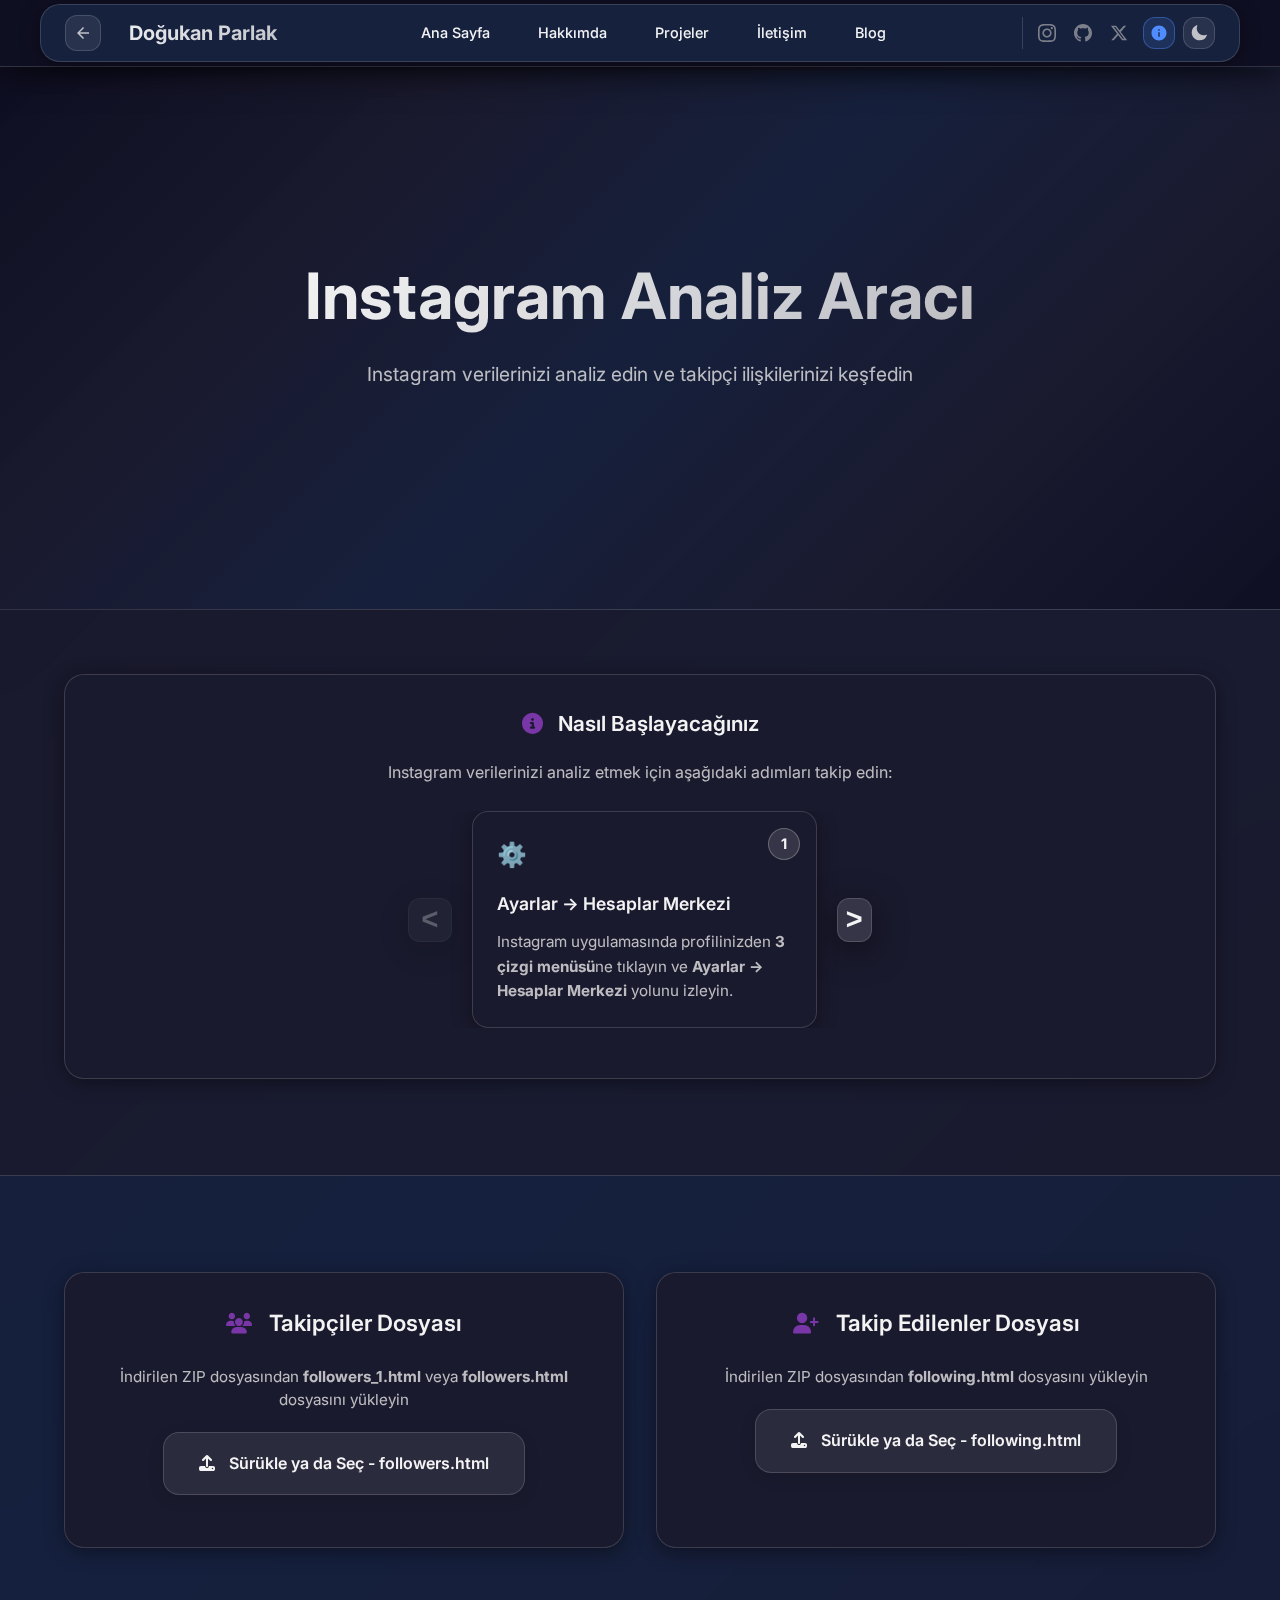
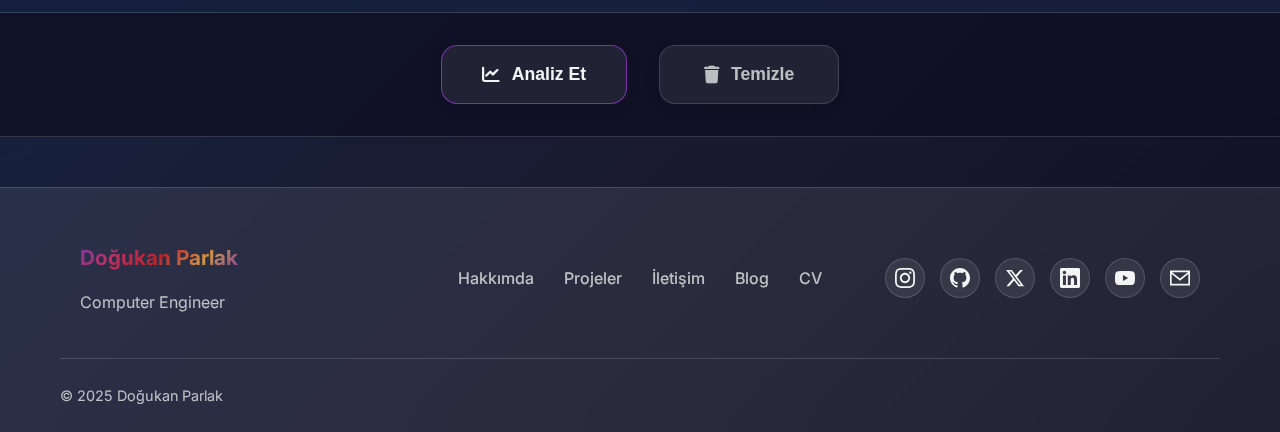
<file: web/index.html>
<!DOCTYPE html>
<html lang="tr">

<head>
    <meta charset="UTF-8">
    <meta name="viewport" content="width=device-width, initial-scale=1.0, maximum-scale=5.0, user-scalable=yes">
    <meta name="description" content="Doğukan Parlak - Bilgisayar Mühendisi Öğrencisi. Projeler, yetkinlikler ve portföy.">
    <meta name="keywords" content="Doğukan Parlak, bilgisayar mühendisi, yazılım geliştirici, portföy, projeler">
    <meta name="author" content="Doğukan Parlak">

    <!-- Open Graph / Facebook -->
    <meta property="og:type" content="website">
    <meta property="og:url" content="https://dogukannparlak.github.io/">
    <meta property="og:title" content="Doğukan Parlak - Bilgisayar Mühendisi">
    <meta property="og:description" content="Bilgisayar Mühendisi Öğrencisi. Yazılım geliştirme, web teknolojileri ve mobil uygulamalar konularında uzmanlaşıyorum.">
    <meta property="og:image" content="assets/images/IMG_38u40.JPG">

    <!-- Twitter -->
    <meta property="twitter:card" content="summary_large_image">
    <meta property="twitter:url" content="https://dogukannparlak.github.io/">
    <meta property="twitter:title" content="Doğukan Parlak - Bilgisayar Mühendisi">
    <meta property="twitter:description" content="Bilgisayar Mühendisi Öğrencisi. Yazılım geliştirme, web teknolojileri ve mobil uygulamalar konularında uzmanlaşıyorum.">
    <meta property="twitter:image" content="assets/images/IMG_38u40.JPG">

    <title>İnstagram Analiz Aracı</title>

    <!-- Favicon -->
    <link rel="icon" type="image/x-icon" href="images\analyzing.png">

    <!-- Google Fonts -->
    <link rel="preconnect" href="https://fonts.googleapis.com">
    <link rel="preconnect" href="https://fonts.gstatic.com" crossorigin>
    <link href="https://fonts.googleapis.com/css2?family=Inter:wght@300;400;500;600;700&display=swap" rel="stylesheet">

    <!-- Font Awesome -->
    <link rel="stylesheet" href="https://cdnjs.cloudflare.com/ajax/libs/font-awesome/6.4.0/css/all.min.css">

    <!-- Styles -->
    <link rel="stylesheet" href="css/style.css">

    <!-- JavaScript -->
    <script src="js/script.js"></script>

    <script type="application/ld+json">
        {
            "@context": "https://schema.org",
            "@type": "Person",
            "name": "Doğukan Parlak",
            "jobTitle": "Bilgisayar Mühendisi Öğrencisi",
            "description": "Yazılım geliştirme, web teknolojileri ve mobil uygulamalar konularında uzmanlaşan bilgisayar mühendisi öğrencisi.",
            "url": "https://dogukannparlak.github.io",
            "sameAs": [
                "https://linkedin.com/in/dogukannparlak",
                "https://github.com/dogukannparlak",
                "https://www.instagram.com/dogukanparlak_/",
                "https://twitter.com/dogukanpriak",
                "https://www.youtube.com/@dogukanparlak"
            ]
        }
    </script>
</head>

<body data-theme="dark">
    <!-- Navigation -->
    <header class="header">
        <nav class="navbar">
            <div>
                <!-- Left Section -->
                <div class="nav-left">
                    <!-- Back Button -->
                    <button id="backBtn" class="back-btn" aria-label="Geri" style="display: none;">
                        <svg width="20" height="20" viewBox="0 0 24 24" fill="currentColor">
                            <path d="M20 11H7.83l5.59-5.59L12 4l-8 8 8 8 1.41-1.41L7.83 13H20v-2z"/>
                        </svg>
                    </button>
                    <a href="index.html">Doğukan Parlak</a>
                </div>

                <!-- Center Section -->
                <div class="nav-center">
                    <a href="index.html">Ana Sayfa</a>
                    <a href="https://dogukanparlak.com/about" target="_blank">Hakkımda</a>
                    <a href="https://dogukanparlak.com/projects" target="_blank">Projeler</a>
                    <a href="https://dogukanparlak.com/contact" target="_blank">İletişim</a>
                    <a href="https://dogukanparlak.com" target="_blank">Blog</a>
                </div>

                <!-- Right Section -->
                <div class="nav-right">
                    <div class="navbar-social">
                <a href="https://www.instagram.com/dogukanparlak_" target="_blank" aria-label="Instagram">
                    <svg width="20" height="20" viewBox="0 0 24 24" fill="currentColor">
                        <path d="M12 2.163c3.204 0 3.584.012 4.85.07 3.252.148 4.771 1.691 4.919 4.919.058 1.265.069 1.645.069 4.849 0 3.205-.012 3.584-.069 4.849-.149 3.225-1.664 4.771-4.919 4.919-1.266.058-1.644.07-4.85.07-3.204 0-3.584-.012-4.849-.07-3.26-.149-4.771-1.699-4.919-4.92-.058-1.265-.07-1.644-.07-4.849 0-3.204.013-3.583.07-4.849.149-3.227 1.664-4.771 4.919-4.919 1.266-.057 1.645-.069 4.849-.069zm0-2.163c-3.259 0-3.667.014-4.947.072-4.358.2-6.78 2.618-6.98 6.98-.059 1.281-.073 1.689-.073 4.948 0 3.259.014 3.668.072 4.948.2 4.358 2.618 6.78 6.98 6.98 1.281.058 1.689.072 4.948.072 3.259 0 3.668-.014 4.948-.072 4.354-.2 6.782-2.618 6.979-6.98.059-1.28.073-1.689.073-4.948 0-3.259-.014-3.667-.072-4.947-.196-4.354-2.617-6.78-6.979-6.98-1.281-.059-1.69-.073-4.949-.073zm0 5.838c-3.403 0-6.162 2.759-6.162 6.162s2.759 6.163 6.162 6.163 6.162-2.759 6.162-6.163c0-3.403-2.759-6.162-6.162-6.162zm0 10.162c-2.209 0-4-1.79-4-4 0-2.209 1.791-4 4-4s4 1.791 4 4c0 2.21-1.791 4-4 4zm6.406-11.845c-.796 0-1.441.645-1.441 1.44s.645 1.44 1.441 1.44c.795 0 1.439-.645 1.439-1.44s-.644-1.44-1.439-1.44z"/>
                    </svg>
                </a>

                <a href="https://github.com/dogukannparlak" target="_blank" aria-label="GitHub">
                    <svg width="20" height="20" viewBox="0 0 24 24" fill="currentColor">
                        <path d="M12 0c-6.626 0-12 5.373-12 12 0 5.302 3.438 9.8 8.207 11.387.599.111.793-.261.793-.577v-2.234c-3.338.726-4.033-1.416-4.033-1.416-.546-1.387-1.333-1.756-1.333-1.756-1.089-.745.083-.729.083-.729 1.205.084 1.839 1.237 1.839 1.237 1.07 1.834 2.807 1.304 3.492.997.107-.775.418-1.305.762-1.604-2.665-.305-5.467-1.334-5.467-5.931 0-1.311.469-2.381 1.236-3.221-.124-.303-.535-1.524.117-3.176 0 0 1.008-.322 3.301 1.23.957-.266 1.983-.399 3.003-.404 1.02.005 2.047.138 3.006.404 2.291-1.552 3.297-1.23 3.297-1.23.653 1.653.242 2.874.118 3.176.77.84 1.235 1.911 1.235 3.221 0 4.609-2.807 5.624-5.479 5.921.43.372.823 1.102.823 2.222v3.293c0 .319.192.694.801.576 4.765-1.589 8.199-6.086 8.199-11.386 0-6.627-5.373-12-12-12z"/>
                    </svg>
                </a>

                <a href="https://x.com/dogukanparIak" target="_blank" aria-label="X/Twitter">
                    <svg width="20" height="20" viewBox="0 0 24 24" fill="currentColor">
                        <path d="M18.244 2.25h3.308l-7.227 8.26 8.502 11.24H16.17l-5.214-6.817L4.99 21.75H1.68l7.73-8.835L1.254 2.25H8.08l4.713 6.231zm-1.161 17.52h1.833L7.084 4.126H5.117z"/>
                    </svg>
                </a>


                    <!-- Info Button -->
                    <button id="infoBtn" class="info-btn" aria-label="How to use">
                        <svg viewBox="0 0 24 24" fill="currentColor">
                            <path d="M12 2C6.48 2 2 6.48 2 12s4.48 10 10 10 10-4.48 10-10S17.52 2 12 2zm1 15h-2v-6h2v6zm0-8h-2V7h2v2z"/>
                        </svg>
                    </button>

                    <!-- Desktop Theme Toggle Button -->
                    <button class="theme-toggle" aria-label="Toggle theme">
                        <svg class="sun-icon" viewBox="0 0 24 24" fill="currentColor">
                            <path d="M12 2.25a.75.75 0 01.75.75v2.25a.75.75 0 01-1.5 0V3a.75.75 0 01.75-.75zM7.5 12a4.5 4.5 0 119 0 4.5 4.5 0 01-9 0zM18.894 6.166a.75.75 0 00-1.06-1.06l-1.591 1.59a.75.75 0 101.06 1.061l1.591-1.59zM21.75 12a.75.75 0 01-.75.75h-2.25a.75.75 0 010-1.5H21a.75.75 0 01.75.75zM17.834 18.894a.75.75 0 001.06-1.06l-1.59-1.591a.75.75 0 10-1.061 1.06l1.59 1.591zM12 18a.75.75 0 01.75.75V21a.75.75 0 01-1.5 0v-2.25A.75.75 0 0112 18zM7.758 17.303a.75.75 0 00-1.061-1.06l-1.591 1.59a.75.75 0 001.06 1.061l1.591-1.59zM6 12a.75.75 0 01-.75.75H3a.75.75 0 010-1.5h2.25A.75.75 0 016 12zM6.697 7.757a.75.75 0 001.06-1.06l-1.59-1.591a.75.75 0 00-1.061 1.06l1.59 1.591z"/>
                        </svg>
                        <svg class="moon-icon" viewBox="0 0 24 24" fill="currentColor">
                            <path d="M9.528 1.718a.75.75 0 01.162.819A8.97 8.97 0 009 6a9 9 0 009 9 8.97 8.97 0 003.463-.69.75.75 0 01.981.98 10.503 10.503 0 01-9.694 6.46c-5.799 0-10.5-4.701-10.5-10.5 0-4.368 2.667-8.112 6.46-9.694a.75.75 0 01.818.162z"/>
                        </svg>
                    </button>
                </div>

                    <!-- Mobile Menu Toggle -->
                    <button class="mobile-menu-toggle" aria-label="Toggle mobile menu">
                        <span></span>
                        <span></span>
                        <span></span>
                    </button>
                </div>
            </div>
        </nav>
    </header>

<!-- Mobile Menu -->
<div class="mobile-menu">
    <div class="mobile-menu-content">
        <a href="index.html" class="active">Ana Sayfa</a>
        <a href="https://dogukanparlak.com/about" target="_blank">Hakkımda</a>
        <a href="https://dogukanparlak.com/projects" target="_blank">Projeler</a>
        <a href="https://dogukanparlak.com/contact" target="_blank">İletişim</a>
        <a href="https://dogukanparlak.com" target="_blank">Blog</a>

        <!-- Mobile Social Media Links -->
        <div class="mobile-menu-social">
            <a href="https://www.instagram.com/dogukanparlak_" target="_blank" aria-label="Instagram">
                <svg viewBox="0 0 24 24" fill="currentColor">
                    <path d="M12 2.163c3.204 0 3.584.012 4.85.07 3.252.148 4.771 1.691 4.919 4.919.058 1.265.069 1.645.069 4.849 0 3.205-.012 3.584-.069 4.849-.149 3.225-1.664 4.771-4.919 4.919-1.266.058-1.644.07-4.85.07-3.204 0-3.584-.012-4.849-.07-3.26-.149-4.771-1.699-4.919-4.92-.058-1.265-.07-1.644-.07-4.849 0-3.204.013-3.583.07-4.849.149-3.227 1.664-4.771 4.919-4.919 1.266-.057 1.645-.069 4.849-.069zm0-2.163c-3.259 0-3.667.014-4.947.072-4.358.2-6.78 2.618-6.98 6.98-.059 1.281-.073 1.689-.073 4.948 0 3.259.014 3.668.072 4.948.2 4.358 2.618 6.78 6.98 6.98 1.281.058 1.689.072 4.948.072 3.259 0 3.668-.014 4.948-.072 4.354-.2 6.782-2.618 6.979-6.98.059-1.28.073-1.689.073-4.948 0-3.259-.014-3.667-.072-4.947-.196-4.354-2.617-6.78-6.979-6.98-1.281-.059-1.69-.073-4.949-.073zm0 5.838c-3.403 0-6.162 2.759-6.162 6.162s2.759 6.163 6.162 6.163 6.162-2.759 6.162-6.163c0-3.403-2.759-6.162-6.162-6.162zm0 10.162c-2.209 0-4-1.79-4-4 0-2.209 1.791-4 4-4s4 1.791 4 4c0 2.21-1.791 4-4 4zm6.406-11.845c-.796 0-1.441.645-1.441 1.44s.645 1.44 1.441 1.44c.795 0 1.439-.645 1.439-1.44s-.644-1.44-1.439-1.44z"/>
                </svg>
            </a>

            <a href="https://github.com/dogukannparlak" target="_blank" aria-label="GitHub">
                <svg viewBox="0 0 24 24" fill="currentColor">
                    <path d="M12 0c-6.626 0-12 5.373-12 12 0 5.302 3.438 9.8 8.207 11.387.599.111.793-.261.793-.577v-2.234c-3.338.726-4.033-1.416-4.033-1.416-.546-1.387-1.333-1.756-1.333-1.756-1.089-.745.083-.729.083-.729 1.205.084 1.839 1.237 1.839 1.237 1.07 1.834 2.807 1.304 3.492.997.107-.775.418-1.305.762-1.604-2.665-.305-5.467-1.334-5.467-5.931 0-1.311.469-2.381 1.236-3.221-.124-.303-.535-1.524.117-3.176 0 0 1.008-.322 3.301 1.23.957-.266 1.983-.399 3.003-.404 1.02.005 2.047.138 3.006.404 2.291-1.552 3.297-1.23 3.297-1.23.653 1.653.242 2.874.118 3.176.77.84 1.235 1.911 1.235 3.221 0 4.609-2.807 5.624-5.479 5.921.43.372.823 1.102.823 2.222v3.293c0 .319.192.694.801.576 4.765-1.589 8.199-6.086 8.199-11.386 0-6.627-5.373-12-12-12z"/>
                </svg>
            </a>

            <a href="https://twitter.com/dogukanparIak" target="_blank" aria-label="X/Twitter">
                <svg viewBox="0 0 24 24" fill="currentColor">
                    <path d="M18.244 2.25h3.308l-7.227 8.26 8.502 11.24H16.17l-5.214-6.817L4.99 21.75H1.68l7.73-8.835L1.254 2.25H8.08l4.713 6.231zm-1.161 17.52h1.833L7.084 4.126H5.117z"/>
                </svg>
            </a>
        </div>
        <!-- Mobile Info & Theme Section -->
        <div class="mobile-menu-controls">
            <!-- Mobile Info Button -->
            <button id="mobileInfoBtn" class="mobile-info-btn" aria-label="Nasıl Kullanılır">
                <svg viewBox="0 0 24 24" fill="currentColor">
                    <path d="M12 2C6.48 2 2 6.48 2 12s4.48 10 10 10 10-4.48 10-10S17.52 2 12 2zm1 15h-2v-6h2v6zm0-8h-2V7h2v2z"/>
                </svg>
                <span>Nasıl Kullanılır?</span>
            </button>
            
            <!-- Mobile Theme Toggle Button -->
            <button class="theme-toggle mobile-theme-btn" aria-label="Tema Değiştir">
                <svg class="sun-icon" viewBox="0 0 24 24" fill="currentColor">
                    <path d="M12 2.25a.75.75 0 01.75.75v2.25a.75.75 0 01-1.5 0V3a.75.75 0 01.75-.75zM7.5 12a4.5 4.5 0 119 0 4.5 4.5 0 01-9 0zM18.894 6.166a.75.75 0 00-1.06-1.06l-1.591 1.59a.75.75 0 101.06 1.061l1.591-1.59zM21.75 12a.75.75 0 01-.75.75h-2.25a.75.75 0 010-1.5H21a.75.75 0 01.75.75zM17.834 18.894a.75.75 0 001.06-1.06l-1.59-1.591a.75.75 0 10-1.061 1.06l1.59 1.591zM12 18a.75.75 0 01.75.75V21a.75.75 0 01-1.5 0v-2.25A.75.75 0 0112 18zM7.758 17.303a.75.75 0 00-1.061-1.06l-1.591 1.59a.75.75 0 001.06 1.061l1.591-1.59zM6 12a.75.75 0 01-.75.75H3a.75.75 0 010-1.5h2.25A.75.75 0 016 12zM6.697 7.757a.75.75 0 001.06-1.06l-1.59-1.591a.75.75 0 00-1.061 1.06l1.59 1.591z"/>
                </svg>
                <svg class="moon-icon" viewBox="0 0 24 24" fill="currentColor">
                    <path d="M9.528 1.718a.75.75 0 01.162.819A8.97 8.97 0 009 6a9 9 0 009 9 8.97 8.97 0 003.463-.69.75.75 0 01.981.98 10.503 10.503 0 01-9.694 6.46c-5.799 0-10.5-4.701-10.5-10.5 0-4.368 2.667-8.112 6.46-9.694a.75.75 0 01.818.162z"/>
                </svg>
                
            </button>
        </div>
    </div>
</div>

    <!-- Hero Section -->
    <section class="hero-section">
        <div class="container">
            <div class="hero-content">
                <h1>Instagram Analiz Aracı</h1>
                <p class="hero-subtitle">Instagram verilerinizi analiz edin ve takipçi ilişkilerinizi keşfedin</p>
            </div>
        </div>
    </section>

    <!-- Instructions Section -->
    <section class="instructions-section">
        <div class="container">
            <div class="upload-instructions hover-effects lift-effect">
                <h2><i class="fas fa-info-circle"></i> Nasıl Başlayacağınız</h2>
                <p>Instagram verilerinizi analiz etmek için aşağıdaki adımları takip edin:</p>
                <div class="wizard-carousel">
  <button class="wizard-arrow wizard-arrow-left" aria-label="Önceki adım">&lt;</button>
  <div class="wizard-steps">
    <div class="wizard-step" data-step="1">
      <div class="wizard-step-circle">1</div>
      <div class="wizard-step-content">
        <span class="wizard-step-icon">⚙️</span>
        <span class="wizard-step-title">Ayarlar → Hesaplar Merkezi</span>
        <span class="wizard-step-desc">Instagram uygulamasında profilinizden <strong>3 çizgi menüsü</strong>ne tıklayın ve <strong>Ayarlar → Hesaplar Merkezi</strong> yolunu izleyin.</span>
      </div>
    </div>
    <div class="wizard-step" data-step="2" aria-label="Adım 2: Bilgilerini Dışa Aktar">
        <div class="wizard-step-circle">2</div>
        <div class="wizard-step-content">
          <span class="wizard-step-icon" aria-hidden="true">📤</span>
          <span class="wizard-step-title">Bilgilerini Dışa Aktar</span>
          <span class="wizard-step-desc">
            Hesaplar Merkezi'nde <strong>Bilgilerin ve İzinlerin</strong> → <strong>Bilgilerini Dışa Aktar</strong> → <strong>Dışa Aktarım Oluştur</strong> → <strong>Cihaza Aktar</strong> adımlarını izleyin.
          </span>
          <ul class="wizard-step-details">
            <li><strong>Bilgilerimi Özelleştir:</strong> Bağlantılar bölümünü seçin (takipçiler ve takip edilenler)</li>
            <li><strong>Tarih Aralığı:</strong> Her zaman</li>
            <li><strong>Format:</strong> HTML</li>
            <li><strong>Medya Kalitesi:</strong>  yüksek kalite</li>
          </ul>
        </div>
      </div>         
      <div class="wizard-step" data-step="3" aria-label="Adım 4: Dışa Aktar ve İndir">
        <div class="wizard-step-circle">3</div>
        <div class="wizard-step-content">
          <span class="wizard-step-icon" aria-hidden="true">✅</span>
          <span class="wizard-step-title">Dışa Aktar ve İndir</span>
          <span class="wizard-step-desc">
            <strong>Dışa Aktarmayı Başlat</strong> butonuna tıklayın. 
            Bir süre sonra seçtiğiniz e-posta adresinize indirme bağlantısı gönderilecektir. 
            Şifrenizi girerek verileri indirin ve ardından buraya yükleyin.
          </span>
        </div>
      </div>
      
  <button class="wizard-arrow wizard-arrow-right" aria-label="Sonraki adım">&gt;</button>
</div>
            </div>
        </div>
    </section>
            
    <!-- Upload Section -->
    <section class="upload-section">
        <div class="container">
            <div class="upload-cards">
                <div class="upload-card hover-effects card-style">
                    <h2><i class="fas fa-users"></i> Takipçiler Dosyası</h2>
                    <p class="card-description">İndirilen ZIP dosyasından <strong>followers_1.html</strong> veya <strong>followers.html</strong> dosyasını yükleyin</p>
                    <div class="file-input-wrapper">
                        <input type="file" id="followersFile" accept=".html" class="file-input" aria-label="Takipçiler Dosyası">
                        <label for="followersFile" class="file-label">
                            <i class="fas fa-upload"></i>
                            Sürükle ya da Seç - followers.html
                        </label>
                    </div>
                    <div class="file-status" id="followersStatus"></div>
                </div>

                <div class="upload-card hover-effects card-style">
                    <h2><i class="fas fa-user-plus"></i> Takip Edilenler Dosyası</h2>
                    <p class="card-description">İndirilen ZIP dosyasından <strong>following.html</strong> dosyasını yükleyin</p>
                    <div class="file-input-wrapper">
                        <input type="file" id="followingFile" accept=".html" class="file-input" aria-label="Takip Edilenler Dosyası">
                        <label for="followingFile" class="file-label">
                            <i class="fas fa-upload"></i>
                            Sürükle ya da Seç - following.html
                        </label>
                    </div>
                    <div class="file-status" id="followingStatus"></div>
                </div>
            </div>
        </div>
    </section>

    <!-- Action Buttons Section -->
    <section class="action-section">
        <div class="container">
            <div class="action-buttons">
                <button id="analyzeBtn" class="btn btn-primary hover-effects glow-effect ripple-effect" disabled>
                    <i class="fas fa-chart-line"></i>
                    Analiz Et
                </button>
                <button id="clearBtn" class="btn btn-secondary hover-effects scale-effect">
                    <i class="fas fa-trash"></i>
                    Temizle
                </button>
            </div>
        </div>
    </section>

    <!-- Results Section -->
    <section class="results-section" id="resultsSection" style="display: none;">
        <div class="container">
            <div class="stats-grid">
                <div class="stat-card">
                    <div class="stat-icon followers">
                        <i class="fas fa-users"></i>
                    </div>
                    <div class="stat-info">
                        <h3 id="followersCount">0</h3>
                        <p>Takipçi Sayısı</p>
                    </div>
                </div>

                <div class="stat-card">
                    <div class="stat-icon following">
                        <i class="fas fa-user-plus"></i>
                    </div>
                    <div class="stat-info">
                        <h3 id="followingCount">0</h3>
                        <p>Takip Edilen Sayısı</p>
                    </div>
                </div>

                <div class="stat-card">
                    <div class="stat-icon not-following">
                        <i class="fas fa-user-minus"></i>
                    </div>
                    <div class="stat-info">
                        <h3 id="notFollowingCount">0</h3>
                        <p>Geri Takip Etmeyen</p>
                    </div>
                </div>

                <div class="stat-card">
                    <div class="stat-icon mutual">
                        <i class="fas fa-heart"></i>
                    </div>
                    <div class="stat-info">
                        <h3 id="mutualCount">0</h3>
                        <p>Karşılıklı Takip</p>
                    </div>
                </div>
            </div>

            <div class="tabs hover-effects">
                <div class="hover_background"></div>
                <div class="swipe-indicator left">
                    <i class="fas fa-chevron-left"></i>
                </div>
                <button class="tab-btn" data-tab="followers">
                    <i class="fas fa-users"></i>
                    Takipçiler
                </button>
                <button class="tab-btn" data-tab="following">
                    <i class="fas fa-user-plus"></i>
                    Takip Edilenler
                </button>
                <button class="tab-btn " data-tab="notFollowing">
                    <i class="fas fa-user-minus"></i>
                    Geri Takip Etmeyenler
                </button>
                <button class="tab-btn " data-tab="mutual">
                    <i class="fas fa-heart"></i>
                    Karşılıklı Takip
                </button>
                <div class="swipe-indicator right">
                    <i class="fas fa-chevron-right"></i>
                </div>
            </div>

            <div class="tab-content">
                <div class="search-box">
                    <i class="fas fa-search"></i>
                    <input type="text" id="searchInput" placeholder="Kullanıcı adı ara..." aria-label="Kullanıcı adı ara">
                </div>
                
                <div class="list-container">
                    <div id="followersList" class="user-list active"></div>
                    <div id="followingList" class="user-list"></div>
                    <div id="notFollowingList" class="user-list"></div>
                    <div id="mutualList" class="user-list"></div>
                </div>
            </div>
        </div>
    </section>

    <!-- Loading Overlay -->
    <div class="loading" id="loading" style="display: none;">
            <div class="spinner"></div>
            <p>Analiz ediliyor...</p>
        </div>

        <!-- Info Modal -->
        <div class="modal" id="infoModal" style="display: none;">
            <div class="modal-content">
                <div class="modal-header">
                    <h2><i class="fas fa-info-circle"></i> Nasıl Kullanılır?</h2>
                    <button class="close-btn" id="closeModal">&times;</button>
                </div>
                <div class="modal-body">
                    <div class="info-step">
                        <h3><i class="fas fa-download"></i> 1. Adım: Veri İndirme</h3>
                        <div class="info-instagram-steps">
                          <strong>Instagram Veri İndirme Adımları:</strong>
                          <ol>
                            <li>Instagram uygulamasında profilinizden <b>3 çizgi menüsü</b>ne tıklayın.</li>
                            <li><b>Ayarlar → Hesaplar Merkezi</b> yolunu izleyin.</li>
                            <li><b>Bilgilerin ve İzinlerin → Bilgilerini Dışa Aktar</b> seçeneğine tıklayın.</li>
                            <li><b>Dışa Aktarım Oluştur</b> ve ardından <b>Cihaza Aktar</b>'ı seçin.</li>
                            <li>
                              Açılan menüde:
                              <ul>
                                <li><b>Bilgilerimi Özelleştir:</b> Bağlantılar bölümünü işaretleyin (takipçiler ve takip edilenler)</li>
                                <li><b>Tarih Aralığı:</b> Her zaman</li>
                                <li><b>Format:</b> HTML</li>
                                <li><b>Medya Kalitesi:</b>  yüksek kalite </li>
                              </ul>
                            </li>
                            <li><b>Dışa aktarmayı başlat</b> butonuna tıklayın.</li>
                            <li>Bir süre sonra seçtiğiniz e-posta adresinize indirme bağlantısı gelecektir. Şifrenizi girerek ZIP dosyasını indirin ve analiz için gerekli HTML dosyalarını buraya yükleyin.</li>
                          </ol>
                        </div>
                    </div>
                    <div class="info-step">
                        <h3><i class="fas fa-upload"></i> 2. Adım: Dosya Yükleme</h3>
                        <p>İndirilen ZIP dosyasından <strong>followers_1.html</strong> (veya followers.html) ve <strong>following.html</strong> dosyalarını bulup yükleyin.</p>
                    </div>
                    <div class="info-step">
                        <h3><i class="fas fa-chart-line"></i> 3. Adım: Analiz</h3>
                        <p>Analiz Et butonuna tıklayarak takipçi analizinizi görün.</p>
                    </div>
                    <div class="info-note">
                        <p><i class="fas fa-shield-alt"></i> <strong>Güvenlik:</strong> Tüm işlemler tamamen tarayıcınızda yapılır, verileriniz hiçbir sunucuya gönderilmez.</p>
                    </div>
                </div>
                </div>
            </div>
        </div>
    </main>

    <!-- Footer -->
    <footer>
        <div class="footer-container">
            <!-- Main Footer Content -->
            <div class="footer-content">
                <!-- Brand Section -->
                <div class="footer-brand">
                    <h3>Doğukan Parlak</h3>
                    <p>Computer Engineer</p>
                </div>

                <!-- Quick Links -->
                <div class="footer-links">                                      
                    <a href="https://dogukanparlak.com/about" target="_blank">Hakkımda</a>
                    <a href="https://dogukanparlak.com/projects" target="_blank">Projeler</a>
                    <a href="https://dogukanparlak.com/contact" target="_blank">İletişim</a>
                    <a href="https://dogukanparlak.com" target="_blank">Blog</a>
                    <a href="https://dogukanparlak.com/docs/Do%C4%9FukanParlak_CV.pdf" target="_blank">CV</a>
                </div>

                <!-- Social Media -->
                <div class="footer-social">
                    <a href="https://www.instagram.com/dogukanparlak_" target="_blank" aria-label="Instagram">
                        <svg width="20" height="20" viewBox="0 0 24 24" fill="currentColor">
                            <path d="M12 2.163c3.204 0 3.584.012 4.85.07 3.252.148 4.771 1.691 4.919 4.919.058 1.265.069 1.645.069 4.849 0 3.205-.012 3.584-.069 4.849-.149 3.225-1.664 4.771-4.919 4.919-1.266.058-1.644.07-4.85.07-3.204 0-3.584-.012-4.849-.07-3.26-.149-4.771-1.699-4.919-4.92-.058-1.265-.07-1.644-.07-4.849 0-3.204.013-3.583.07-4.849.149-3.227 1.664-4.771 4.919-4.919 1.266-.057 1.645-.069 4.849-.069zm0-2.163c-3.259 0-3.667.014-4.947.072-4.358.2-6.78 2.618-6.98 6.98-.059 1.281-.073 1.689-.073 4.948 0 3.259.014 3.668.072 4.948.2 4.358 2.618 6.78 6.98 6.98 1.281.058 1.689.072 4.948.072 3.259 0 3.668-.014 4.948-.072 4.354-.2 6.782-2.618 6.979-6.98.059-1.28.073-1.689.073-4.948 0-3.259-.014-3.667-.072-4.947-.196-4.354-2.617-6.78-6.979-6.98-1.281-.059-1.69-.073-4.949-.073zm0 5.838c-3.403 0-6.162 2.759-6.162 6.162s2.759 6.163 6.162 6.163 6.162-2.759 6.162-6.163c0-3.403-2.759-6.162-6.162-6.162zm0 10.162c-2.209 0-4-1.79-4-4 0-2.209 1.791-4 4-4s4 1.791 4 4c0 2.21-1.791 4-4 4zm6.406-11.845c-.796 0-1.441.645-1.441 1.44s.645 1.44 1.441 1.44c.795 0 1.439-.645 1.439-1.44s-.644-1.44-1.439-1.44z"/>
                        </svg>
                    </a>

                    <a href="https://github.com/dogukannparlak" target="_blank" aria-label="GitHub">
                        <svg width="20" height="20" viewBox="0 0 24 24" fill="currentColor">
                            <path d="M12 0c-6.626 0-12 5.373-12 12 0 5.302 3.438 9.8 8.207 11.387.599.111.793-.261.793-.577v-2.234c-3.338.726-4.033-1.416-4.033-1.416-.546-1.387-1.333-1.756-1.333-1.756-1.089-.745.083-.729.083-.729 1.205.084 1.839 1.237 1.839 1.237 1.07 1.834 2.807 1.304 3.492.997.107-.775.418-1.305.762-1.604-2.665-.305-5.467-1.334-5.467-5.931 0-1.311.469-2.381 1.236-3.221-.124-.303-.535-1.524.117-3.176 0 0 1.008-.322 3.301 1.23.957-.266 1.983-.399 3.003-.404 1.02.005 2.047.138 3.006.404 2.291-1.552 3.297-1.23 3.297-1.23.653 1.653.242 2.874.118 3.176.77.84 1.235 1.911 1.235 3.221 0 4.609-2.807 5.624-5.479 5.921.43.372.823 1.102.823 2.222v3.293c0 .319.192.694.801.576 4.765-1.589 8.199-6.086 8.199-11.386 0-6.627-5.373-12-12-12z"/>
                        </svg>
                    </a>

                    <a href="https://twitter.com/dogukanparIak" target="_blank" aria-label="X/Twitter">
                        <svg width="20" height="20" viewBox="0 0 24 24" fill="currentColor">
                            <path d="M18.244 2.25h3.308l-7.227 8.26 8.502 11.24H16.17l-5.214-6.817L4.99 21.75H1.68l7.73-8.835L1.254 2.25H8.08l4.713 6.231zm-1.161 17.52h1.833L7.084 4.126H5.117z"/>
                        </svg>
                    </a>

                    <a href="https://linkedin.com/in/dogukannparlak" target="_blank" aria-label="LinkedIn">
                        <svg width="20" height="20" viewBox="0 0 24 24" fill="currentColor">
                            <path d="M20.447 20.452h-3.554v-5.569c0-1.328-.027-3.037-1.852-3.037-1.853 0-2.136 1.445-2.136 2.939v5.667H9.351V9h3.414v1.561h.046c.477-.9 1.637-1.85 3.37-1.85 3.601 0 4.267 2.37 4.267 5.455v6.286zM5.337 7.433c-1.144 0-2.063-.926-2.063-2.065 0-1.138.92-2.063 2.063-2.063 1.14 0 2.064.925 2.064 2.063 0 1.139-.925 2.065-2.064 2.065zm1.782 13.019H3.555V9h3.564v11.452zM22.225 0H1.771C.792 0 0 .774 0 1.729v20.542C0 23.227.792 24 1.771 24h20.451C23.2 24 24 23.227 24 22.271V1.729C24 .774 23.2 0 22.222 0h.003z"/>
                        </svg>
                    </a>

                    <a href="https://www.youtube.com/@dogukanparlak" target="_blank" aria-label="YouTube">
                        <svg width="20" height="20" viewBox="0 0 24 24" fill="currentColor">
                            <path d="M23.498 6.186a3.016 3.016 0 0 0-2.122-2.136C19.505 3.545 12 3.545 12 3.545s-7.505 0-9.377.505A3.017 3.017 0 0 0 .502 6.186C0 8.07 0 12 0 12s0 3.93.502 5.814a3.016 3.016 0 0 0 2.122 2.136c1.871.505 9.376.505 9.376.505s7.505 0 9.377-.505a3.015 3.015 0 0 0 2.122-2.136C24 15.93 24 12 24 12s0-3.93-.502-5.814zM9.545 15.568V8.432L15.818 12l-6.273 3.568z"/>
                        </svg>
                    </a>

                    <a href="mailto:dogukannparlak@gmail.com" aria-label="Email">
                        <svg width="20" height="20" viewBox="0 0 24 24" fill="currentColor">
                            <path d="M0 3v18h24V3H0zm21.518 2L12 12.713 2.482 5h19.036zM2 19V7.183l10 8.104 10-8.104V19H2z"/>
                        </svg>
                    </a>
                </div>
            </div>

            <!-- Footer Bottom -->
            <div class="footer-bottom">
              
                <div class="footer-bottom-content">
                    <p>&copy; 2025 Doğukan Parlak </p>
                   
                </div>
            </div>
        </div>
    </footer>

    <!-- Scroll to top button -->
    <button class="scroll-to-top hover-effects btn-style scale-icon" id="scrollToTop" style="display: none;">
        <i class="fas fa-arrow-up"></i>
    </button>

    <script src="js/script.js"></script>
</body>
</html>
</file>
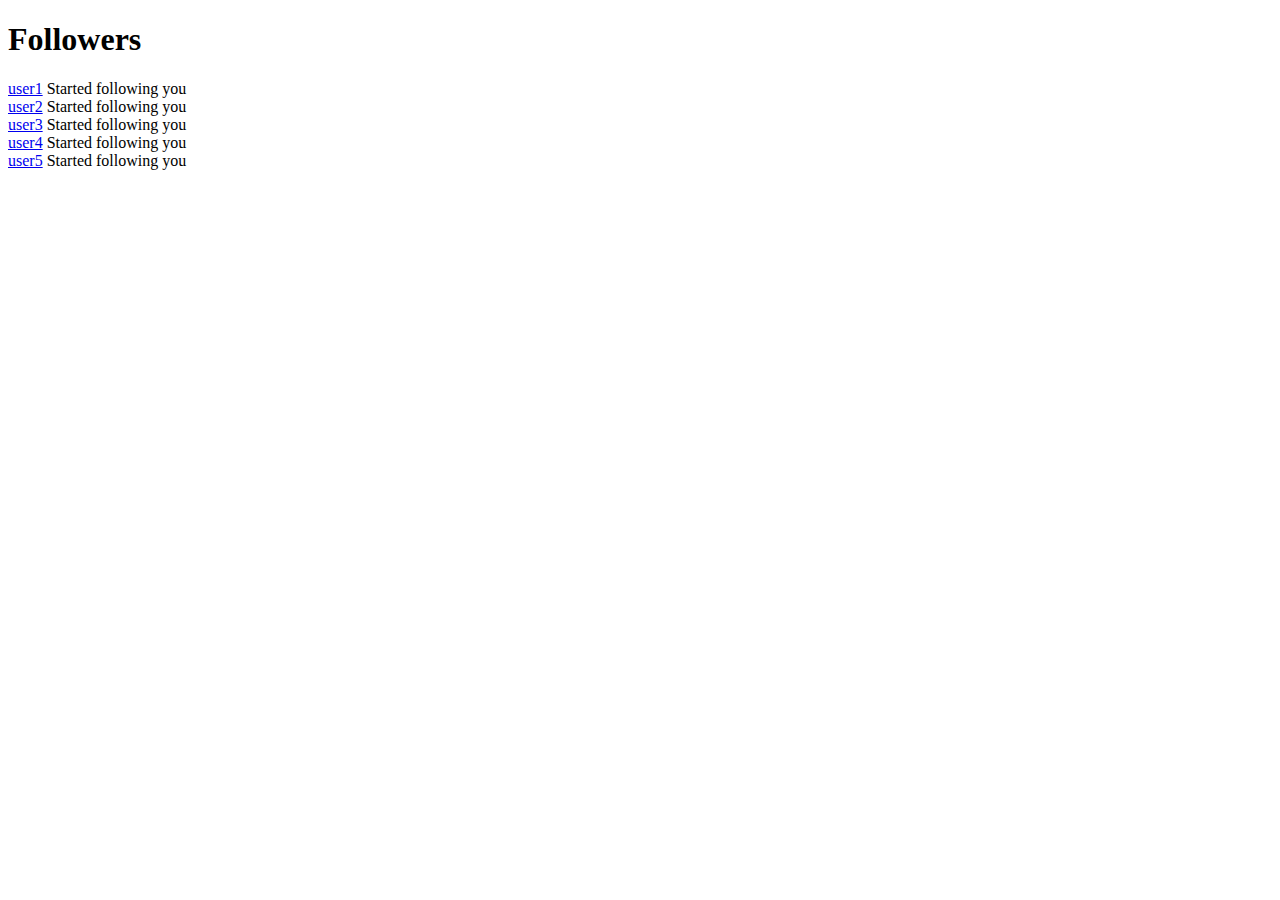
<file: example_followers.html>
<!DOCTYPE html>
<html>
<head>
    <title>Instagram Followers Example</title>
    <meta charset="utf-8">
</head>
<body>
    <div>
        <h1>Followers</h1>
        <div>
            <a href="https://www.instagram.com/user1/">user1</a>
            <span>Started following you</span>
        </div>
        <div>
            <a href="https://www.instagram.com/user2/">user2</a>
            <span>Started following you</span>
        </div>
        <div>
            <a href="https://www.instagram.com/user3/">user3</a>
            <span>Started following you</span>
        </div>
        <div>
            <a href="https://www.instagram.com/user4/">user4</a>
            <span>Started following you</span>
        </div>
        <div>
            <a href="https://www.instagram.com/user5/">user5</a>
            <span>Started following you</span>
        </div>
    </div>
</body>
</html>
</file>
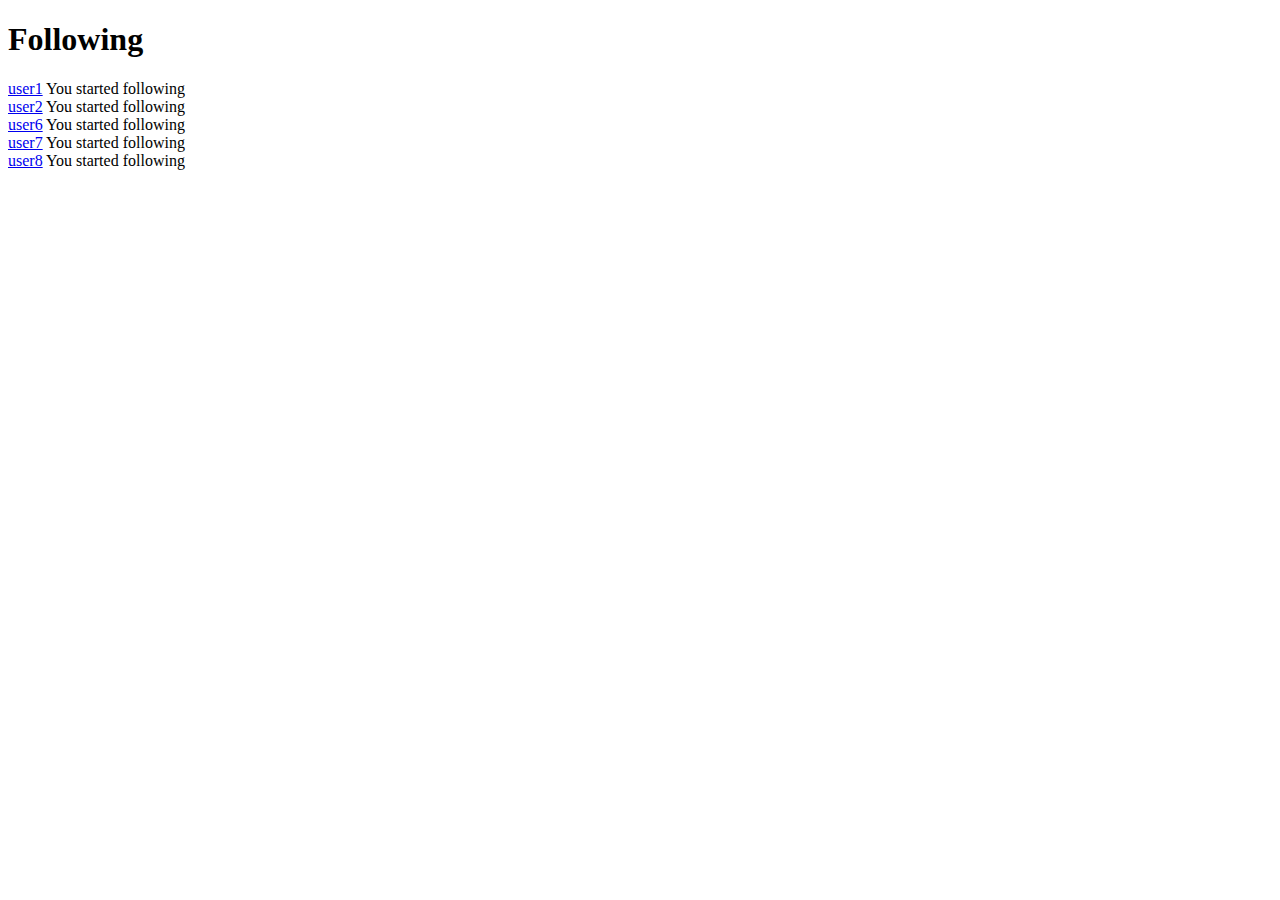
<file: example_following.html>
<!DOCTYPE html>
<html>
<head>
    <title>Instagram Following Example</title>
    <meta charset="utf-8">
</head>
<body>
    <div>
        <h1>Following</h1>
        <div>
            <a href="https://www.instagram.com/user1/">user1</a>
            <span>You started following</span>
        </div>
        <div>
            <a href="https://www.instagram.com/user2/">user2</a>
            <span>You started following</span>
        </div>
        <div>
            <a href="https://www.instagram.com/user6/">user6</a>
            <span>You started following</span>
        </div>
        <div>
            <a href="https://www.instagram.com/user7/">user7</a>
            <span>You started following</span>
        </div>
        <div>
            <a href="https://www.instagram.com/user8/">user8</a>
            <span>You started following</span>
        </div>
    </div>
</body>
</html>
</file>
<file: web/css/style.css>
/* =================================================================
  MODERN GLASSMORPHISM DESIGN SYSTEM
  Primary theme: dark-first glassmorphism
  ================================================================= */

/* ===== CSS CUSTOM PROPERTIES ===== */
:root {
/* Base Colors - Dark Charcoal Theme */
--color-primary: #0f0f23;
--color-surface: #1a1a2e;
--color-background: #16213e;

/* Card & Surface Colors - Enhanced Dark Theme */
--card-background: #1a1a2e;
--card-surface: #16213e;
--card-elevated: #0f0f23;

/* Glassmorphism Glass Colors - Enhanced Dark */
--glass-medium: rgba(255, 255, 255, 0.08);
--glass-strong: rgba(255, 255, 255, 0.12);

/* Glassmorphism Border Colors - Enhanced */
--glass-border: rgba(255, 255, 255, 0.15);
--glass-border-hover: rgba(255, 255, 255, 0.25);

/* Text Colors - Enhanced Contrast */
--text-primary: rgba(255, 255, 255, 0.95);
--text-secondary: rgba(230, 230, 230, 0.8);
--text-tertiary: rgba(180, 180, 180, 0.65);
  
    /* Glow Effects - Enhanced Dark Theme */
  --glow-primary: rgba(255, 255, 255, 0.1);
  --glow-hover: rgba(255, 255, 255, 0.15);
  --glow-active: rgba(255, 255, 255, 0.2);

  /* Shadows - Deep & Enhanced */
  --shadow-medium: 0 8px 32px rgba(0, 0, 0, 0.5);
  --shadow-strong: 0 16px 64px rgba(0, 0, 0, 0.6);
  --shadow-card: 0 4px 20px rgba(0, 0, 0, 0.4);
  
  /* Typography */
  --font-primary: 'Inter', -apple-system, BlinkMacSystemFont, 'Segoe UI', Roboto, sans-serif;
  --font-weight-normal: 400;
  --font-weight-medium: 500;
  --font-weight-semibold: 600;
  --font-weight-bold: 700;
  
  /* Spacing Scale */
  --space-xs: 0.25rem;
  --space-sm: 0.5rem;
  --space-md: 1rem;
  --space-lg: 1.5rem;
  --space-xl: 2rem;
  --space-2xl: 3rem;
  --space-3xl: 4rem;
  
  /* Border Radius */
  --radius-sm: 8px;
  --radius-md: 12px;
  --radius-lg: 16px;
  --radius-xl: 20px;
  --radius-2xl: 24px;
  --radius-round: 9999px;
  
  /* Transitions */
  --transition-fast: 150ms cubic-bezier(0.4, 0, 0.2, 1);
  --transition-normal: 250ms cubic-bezier(0.4, 0, 0.2, 1);
  --transition-slow: 350ms cubic-bezier(0.4, 0, 0.2, 1);

  /* Enhanced Dark Theme Gradients */
  --primary-gradient: linear-gradient(135deg, 
    rgba(15, 15, 35, 1) 0%, 
    rgba(26, 26, 46, 0.95) 25%, 
    rgba(22, 33, 62, 0.9) 50%, 
    rgba(26, 26, 46, 0.95) 75%, 
    rgba(15, 15, 35, 1) 100%);
  --instagram-gradient: linear-gradient(135deg, 
    rgba(131, 58, 180, 0.9) 0%, 
    rgba(225, 48, 108, 0.8) 25%, 
    rgba(253, 29, 29, 0.7) 50%, 
    rgba(252, 175, 69, 0.8) 75%, 
    rgba(131, 58, 180, 0.9) 100%);
  /* Enhanced Dark Theme Legacy Variables */
  --glass-bg: var(--glass-medium);
  --card-bg: var(--card-background);
  --section-bg: var(--glass-medium);
  --hover-bg: rgba(255, 255, 255, 0.1);
  --border-color: var(--glass-border);
  --shadow: rgba(0, 0, 0, 0.4);
  --accent-color: rgba(131, 58, 180, 0.9);
  --backdrop-blur: 25px;
}

/* ===== LIGHT THEME ===== */
[data-theme="light"] {
  /* Base Colors - Light theme */
  --color-primary: #ffffff;
  --color-surface: #f8f9fa;
  --color-background: #f5f7fa;

  /* Card & Surface Colors - Light theme */
  --card-background: #ffffff;
  --card-surface: #f8f9fa;
  --card-elevated: #ffffff;
  
  /* Glassmorphism Glass Colors - Light */
  --glass-medium: rgba(255, 255, 255, 0.85);
  --glass-strong: rgba(255, 255, 255, 0.95);
  
  /* Glassmorphism Border Colors - Light */
  --glass-border: rgba(0, 0, 0, 0.12);
  --glass-border-hover: rgba(0, 0, 0, 0.2);
  
  /* Text Colors - Light */
  --text-primary: rgba(0, 0, 0, 0.87);
  --text-secondary: rgba(0, 0, 0, 0.65);
  --text-tertiary: rgba(0, 0, 0, 0.45);
  
  /* Glow Effects - Light */
  --glow-primary: rgba(0, 0, 0, 0.05);
  --glow-hover: rgba(0, 0, 0, 0.08);
  --glow-active: rgba(0, 0, 0, 0.12);
  
  /* Shadows - Light */
  --shadow-medium: 0 8px 32px rgba(0, 0, 0, 0.15);
  --shadow-strong: 0 16px 64px rgba(0, 0, 0, 0.2);
  --shadow-card: 0 4px 20px rgba(0, 0, 0, 0.1);

  /* Legacy compatibility for light theme */
  --glass-bg: var(--glass-medium);
  --card-bg: rgba(255, 255, 255, 0.95);
  --section-bg: rgba(255, 255, 255, 0.8);
  --hover-bg: rgba(0, 0, 0, 0.05);
  --border-color: rgba(0, 0, 0, 0.12);
  --shadow: rgba(0, 0, 0, 0.1);
  --accent-color: rgba(0, 122, 255, 0.8);
  --backdrop-blur: 20px;
}

/* ======= HOVER EFFECTS CLASS SYSTEM ======= */
/* Genel hover efektleri için ana class */
.hover-effects {
    transition: all 0.3s cubic-bezier(0.175, 0.885, 0.32, 1.275);
    position: relative;
    overflow: hidden;
}

.hover-effects::before {
    content: '';
    position: absolute;
    top: 0;
    left: 0;
    right: 0;
    bottom: 0;
    background: radial-gradient(circle, rgba(255, 255, 255, 0.1) 0%, transparent 70%);
    opacity: 0;
    transition: opacity 0.4s ease;
    pointer-events: none;
    z-index: 1;
}

.hover-effects:hover::before {
    opacity: 1;
}

/* Buton hover efektleri */
.hover-effects.btn-style:hover {
    background: var(--hover-bg);
    box-shadow: 0 8px 25px rgba(0, 0, 0, 0.15);
}

/* Kart hover efektleri */
.hover-effects.card-style:hover {
    transform: translateY(-6px);
    box-shadow: 0 15px 35px rgba(0, 0, 0, 0.2);
}

/* Sosyal medya hover efektleri */
.hover-effects.social-style:hover {
    transform: translateY(-8px) scale(1.15);
    box-shadow: 0 12px 30px rgba(0, 122, 255, 0.3);
}

/* İkon döndürme efektleri */
.hover-effects.rotate-icon:hover i {
    transform: rotate(180deg);
}

.hover-effects.scale-icon:hover i {
    transform: scale(1.2);
}

.hover-effects.spin-icon:hover i {
    transform: rotate(360deg) scale(1.2);
}

/* Özel hover varyasyonları */
.hover-effects.lift-effect:hover {
    transform: translateY(-4px);
}

.hover-effects.scale-effect:hover {
    transform: scale(1.05);
}

.hover-effects.glow-effect:hover {
    box-shadow: 0 0 20px rgba(131, 58, 180, 0.4);
}

.hover-effects.ripple-effect:hover {
    animation: ripple 0.6s ease-out;
}

@keyframes ripple {
    0% {
        transform: scale(1);
        box-shadow: 0 0 0 0 rgba(131, 58, 180, 0.7);
    }
    70% {
        transform: scale(1.05);
        box-shadow: 0 0 0 10px rgba(131, 58, 180, 0);
    }
    100% {
        transform: scale(1);
        box-shadow: 0 0 0 0 rgba(131, 58, 180, 0);
    }
}

/* Water droplet effect */
.hover-effects.water-drop:hover {
    background: var(--hover-bg);
    box-shadow: 0 8px 25px rgba(0, 0, 0, 0.15);
}

/* Pulsing effect */
.hover-effects.pulse-effect:hover {
    animation: pulse 1s infinite;
}

@keyframes pulse {
    0% {
        transform: scale(1);
        opacity: 1;
    }
    50% {
        transform: scale(1.05);
        opacity: 0.8;
    }
    100% {
        transform: scale(1);
        opacity: 1;
    }
}

/* ======= EXISTING STYLES ======= */
* {
    margin: 0;
    padding: 0;
    box-sizing: border-box;
}

body {
    font-family: -apple-system, BlinkMacSystemFont, 'SF Pro Display', 'Segoe UI', Roboto, sans-serif;
    background: var(--color-background);
    min-height: 100vh;
    margin: 0;
    padding: 0;
    transition: all 0.3s ease;
    line-height: 1.6;
}

/* Dark theme background gradient */
body[data-theme="dark"] {
    background: var(--primary-gradient);
    backdrop-filter: blur(var(--backdrop-blur));
    -webkit-backdrop-filter: blur(var(--backdrop-blur));
}

/* Light theme background */
body[data-theme="light"] {
    background: linear-gradient(135deg, #f5f7fa 0%, #e8f4f8 50%, #f5f7fa 100%);
}

/* ===== CONTAINER & LAYOUT ===== */
.container {
    max-width: 1200px;
    margin: 0 auto;
    padding: 0 var(--space-md);
    position: relative;
}

@media (min-width: 768px) {
    .container {
        padding: 0 var(--space-lg);
    }
}

/* ===== SECTION STYLES ===== */
section {
    position: relative;
    padding: var(--space-3xl) 0;
}

.hero-section {
    min-height: 60vh;
    display: flex;
    align-items: center;
    justify-content: center;
    background: var(--glass-medium);
    backdrop-filter: blur(var(--backdrop-blur));
    -webkit-backdrop-filter: blur(var(--backdrop-blur));
    border-bottom: 1px solid var(--glass-border);
    padding: var(--space-xl) 0;
}

/* Dark theme specific section backgrounds - Enhanced */
body[data-theme="dark"] .hero-section {
    background: linear-gradient(135deg, 
        rgba(15, 15, 35, 0.95) 0%, 
        rgba(26, 26, 46, 0.9) 25%,
        rgba(22, 33, 62, 0.85) 50%, 
        rgba(26, 26, 46, 0.9) 75%,
        rgba(15, 15, 35, 0.95) 100%);
}

body[data-theme="dark"] .instructions-section {
    background: rgba(26, 26, 46, 0.8);
}

body[data-theme="dark"] .upload-section {
    background: rgba(22, 33, 62, 0.7);
}

body[data-theme="dark"] .action-section {
    background: rgba(15, 15, 35, 0.8);
}

body[data-theme="dark"] .results-section {
    background: rgba(26, 26, 46, 0.75);
}

/* Light theme specific section backgrounds */
body[data-theme="light"] .hero-section {
    background: rgba(255, 255, 255, 0.8);
}

body[data-theme="light"] .instructions-section {
    background: rgba(248, 249, 250, 0.9);
}

body[data-theme="light"] .upload-section {
    background: rgba(255, 255, 255, 0.85);
}

body[data-theme="light"] .action-section {
    background: rgba(248, 249, 250, 0.9);
}

body[data-theme="light"] .results-section {
    background: rgba(255, 255, 255, 0.85);
}

.instructions-section, .upload-section, .action-section, .results-section {
    backdrop-filter: blur(var(--backdrop-blur));
    -webkit-backdrop-filter: blur(var(--backdrop-blur));
    border-bottom: 1px solid var(--glass-border);
}

.action-section {
    padding: var(--space-xl) 0;
}

/* ===== HERO SECTION ===== */
.hero-content {
    text-align: center;
    max-width: 800px;
    margin: 0 auto;
}

.hero-content h1 {
    font-size: clamp(2.5rem, 5vw, 4rem);
    font-weight: var(--font-weight-bold);
    background: linear-gradient(135deg, var(--text-primary), var(--text-secondary));
    -webkit-background-clip: text;
    -webkit-text-fill-color: transparent;
    background-clip: text;
    margin-bottom: var(--space-lg);
    line-height: 1.2;
}

.hero-subtitle {
    font-size: 1.2rem;
    color: var(--text-secondary);
    line-height: 1.6;
    margin-bottom: var(--space-xl);
}

/* ===== UPLOAD CARDS GRID ===== */
.upload-cards {
    display: grid;
    grid-template-columns: repeat(auto-fit, minmax(300px, 1fr));
    gap: var(--space-xl);
    margin-top: var(--space-xl);
}

@media (max-width: 768px) {
    .upload-cards {
        grid-template-columns: 1fr;
        gap: var(--space-lg);
        margin-top: var(--space-lg);
    }
    
    .hero-section {
        min-height: 40vh;
        padding: var(--space-lg) 0;
    }
    
    .hero-content h1 {
        font-size: clamp(1.8rem, 6vw, 2.5rem);
        margin-bottom: var(--space-md);
    }
    
    .hero-subtitle {
        font-size: 1rem;
        margin-bottom: var(--space-lg);
    }
    
    section {
        padding: var(--space-lg) 0;
    }
    
    .container {
        padding: 0 var(--space-sm);
    }
}

/* Eski header stilleri kaldırıldı - yeni navbar stilleri kullanılıyor */



.logo {
    display: flex;
    align-items: center;
    gap: 15px;
}

.logo i {
    font-size: 2.8rem;
    background: var(--instagram-gradient);
    -webkit-background-clip: text;
    -webkit-text-fill-color: transparent;
    background-clip: text;
    filter: drop-shadow(0 2px 4px rgba(0, 0, 0, 0.1));
}

.logo h1 {
    font-size: 2.2rem;
    font-weight: 600;
    letter-spacing: -0.5px;
    color: var(--text-primary);
    text-shadow: none;
}

.subtitle {
    font-size: 1.1rem;
    opacity: 0.8;
    font-weight: 400;
    letter-spacing: 0.3px;
    text-align: center;
    color: var(--text-secondary);
}

/* Upload section styles are now handled in the new section structure above */

.upload-instructions {
    background: var(--card-background);
    backdrop-filter: blur(var(--backdrop-blur));
    -webkit-backdrop-filter: blur(var(--backdrop-blur));
    border-radius: var(--radius-xl);
    padding: var(--space-xl);
    text-align: center;
    border: 1px solid var(--glass-border);
    box-shadow: var(--shadow-card);
    transition: all var(--transition-normal);
    margin-bottom: var(--space-xl);
}

.upload-instructions h2 {
    color: var(--text-primary);
    margin-bottom: 20px;
    font-size: 1.3rem;
    font-weight: 600;
}

.upload-instructions h2 i {
    margin-right: 10px;
    color: var(--accent-color);
}

.upload-instructions p {
    color: var(--text-secondary);
    line-height: 1.6;
    margin-bottom: 25px;
}

.step-indicator {
    display: flex;
    justify-content: center;
    gap: 15px;
    margin-top: 20px;
}

.step {
    width: 40px;
    height: 40px;
    border-radius: 50%;
    background: var(--border-color);
    display: flex;
    align-items: center;
    justify-content: center;
    font-weight: 600;
    color: var(--text-secondary);
    transition: all 0.3s ease;
}

.step.active {
    background: var(--instagram-gradient);
    color: white;
    transform: scale(1.1);
}

.card-description {
    color: var(--text-secondary);
    margin-bottom: 20px;
    font-size: 0.95rem;
    line-height: 1.5;
}

.upload-card {
    background: var(--card-background);
    backdrop-filter: blur(var(--backdrop-blur));
    -webkit-backdrop-filter: blur(var(--backdrop-blur));
    border-radius: var(--radius-xl);
    padding: var(--space-xl);
    text-align: center;
    border: 1px solid var(--glass-border);
    position: relative;
    overflow: hidden;
    box-shadow: var(--shadow-card);
    transition: all var(--transition-normal);
}

.upload-card::before {
    content: '';
    position: absolute;
    top: 0;
    left: 0;
    right: 0;
    height: 2px;
    background: var(--instagram-gradient);
    opacity: 0;
    transition: opacity 0.3s ease;
}

.upload-card.drag-over {
    transform: translateY(-6px) scale(1.02);
    box-shadow: 0 20px 60px rgba(0, 0, 0, 0.2);
    border-color: var(--accent-color);
}

/* Dark theme upload card effects */
body[data-theme="dark"] .upload-card.drag-over {
    box-shadow: 0 20px 60px rgba(131, 58, 180, 0.3);
    border-color: rgba(131, 58, 180, 0.6);
    background: rgba(26, 26, 46, 0.9);
}

.upload-card.drag-over::before {
    opacity: 1;
}

.upload-card h2 {
    color: var(--text-primary);
    margin-bottom: 25px;
    font-size: 1.4rem;
    font-weight: 600;
}

.upload-card h2 i {
    margin-right: 12px;
    color: var(--accent-color);
    font-size: 1.3rem;
}

.file-input-wrapper {
    position: relative;
    margin-bottom: 20px;
}

.file-input {
    opacity: 0;
    position: absolute;
    z-index: -1;
}

.file-label {
    display: inline-block;
    background: var(--glass-bg);
    backdrop-filter: blur(var(--backdrop-blur));
    -webkit-backdrop-filter: blur(var(--backdrop-blur));
    border: 1px solid var(--glass-border);
    color: var(--text-primary);
    padding: 18px 35px;
    border-radius: 16px;
    cursor: pointer;
    transition: all 0.3s ease;
    font-weight: 600;
    font-size: 1rem;
    box-shadow: 0 4px 16px rgba(0, 0, 0, 0.1);
}

.file-label:hover {
    box-shadow: 0 8px 24px rgba(0, 0, 0, 0.15);
    background: var(--hover-bg);
    border-color: var(--accent-color);
}

.file-label i {
    margin-right: 10px;
}

.file-status {
    margin-top: 10px;
    font-weight: 500;
}

.file-status.success {
    color: #28a745;
}

.file-status.error {
    color: #dc3545;
}

.action-buttons {
    display: flex;
    justify-content: center;
    gap: var(--space-xl);
    flex-wrap: wrap;
}

.btn {
    padding: 18px 40px;
    border: 1px solid var(--glass-border);
    border-radius: 16px;
    font-size: 1.1rem;
    font-weight: 600;
    cursor: pointer;
    transition: all 0.3s ease;
    display: flex;
    align-items: center;
    gap: 12px;
    min-width: 180px;
    justify-content: center;
    position: relative;
    overflow: hidden;
    backdrop-filter: blur(var(--backdrop-blur));
    -webkit-backdrop-filter: blur(var(--backdrop-blur));
    box-shadow: 0 4px 16px rgba(0, 0, 0, 0.1);
}

.btn-primary {
    background: var(--glass-bg);
    color: var(--text-primary);
    border-color: var(--accent-color);
}

.btn-primary:not(:disabled):hover {
    transform: translateY(-3px);
    box-shadow: 0 8px 24px rgba(0, 122, 255, 0.3);
    background: var(--hover-bg);
}

/* Dark theme button hover effects */
body[data-theme="dark"] .btn-primary:not(:disabled):hover {
    box-shadow: 0 8px 24px rgba(131, 58, 180, 0.4);
    background: rgba(255, 255, 255, 0.15);
}

.btn-secondary {
    background: var(--glass-bg);
    color: var(--text-secondary);
    border-color: var(--glass-border);
}

.btn-secondary:hover {
    transform: translateY(-3px);
    box-shadow: 0 8px 24px rgba(220, 53, 69, 0.2);
    background: rgba(220, 53, 69, 0.1);
    color: #dc3545;
    border-color: #dc3545;
}

[data-theme="dark"] .btn-secondary:hover {
    background: rgba(220, 53, 69, 0.2);
    color: #ff6b6b;
    border-color: #ff6b6b;
    box-shadow: 0 8px 24px rgba(255, 107, 107, 0.3);
}

/* Results section styles are now handled in the new section structure above */

.stats-grid {
    display: grid;
    grid-template-columns: repeat(4, 1fr);
    gap: var(--space-lg);
    margin-bottom: var(--space-xl);
}

@media (max-width: 1200px) {
    .stats-grid {
        grid-template-columns: repeat(2, 1fr);
    }
}

@media (max-width: 768px) {
    .stats-grid {
        grid-template-columns: repeat(2, 1fr);
        gap: var(--space-md);
    }
}

@media (max-width: 480px) {
    .stats-grid {
        grid-template-columns: 1fr;
        gap: var(--space-md);
    }
}

.stat-card {
    background: var(--card-background);
    backdrop-filter: blur(var(--backdrop-blur));
    -webkit-backdrop-filter: blur(var(--backdrop-blur));
    border-radius: var(--radius-lg);
    padding: var(--space-lg);
    display: flex;
    align-items: center;
    gap: var(--space-md);
    box-shadow: var(--shadow-card);
    transition: all var(--transition-normal);
    position: relative;
    overflow: hidden;
    border: 1px solid var(--glass-border);
    min-height: 90px;
}

.stat-card::before {
    content: '';
    position: absolute;
    top: 0;
    left: 0;
    right: 0;
    height: 2px;
    background: var(--instagram-gradient);
    opacity: 0;
    transition: opacity 0.3s ease;
}

.stat-card:hover {
    transform: translateY(-8px);
    box-shadow: 0 16px 48px rgba(0, 0, 0, 0.15);
    border-color: var(--accent-color);
}

/* Dark theme stat card hover */
body[data-theme="dark"] .stat-card:hover {
    box-shadow: 0 16px 48px rgba(131, 58, 180, 0.2);
    border-color: rgba(131, 58, 180, 0.5);
    background: rgba(26, 26, 46, 0.95);
}

.stat-card:hover::before {
    opacity: 1;
}

.stat-card {
    animation: slideIn 0.6s ease forwards;
}

@keyframes slideIn {
    from {
        opacity: 0;
        transform: translateY(30px);
    }
    to {
        opacity: 1;
        transform: translateY(0);
    }
}

.stat-icon {
    width: 70px;
    height: 70px;
    border-radius: 18px;
    display: flex;
    align-items: center;
    justify-content: center;
    font-size: 1.8rem;
    color: white;
    flex-shrink: 0;
    position: relative;
    overflow: hidden;
}

.stat-icon::before {
    content: '';
    position: absolute;
    top: 0;
    left: 0;
    right: 0;
    bottom: 0;
    background: inherit;
    opacity: 0.1;
    border-radius: inherit;
}

.stat-icon.followers {
    background: linear-gradient(135deg, #667eea, #764ba2);
}

.stat-icon.following {
    background: linear-gradient(135deg, #f093fb, #f5576c);
}

.stat-icon.not-following {
    background: linear-gradient(135deg, #ff9a9e, #fecfef);
}

.stat-icon.mutual {
    background: linear-gradient(135deg, #a8edea, #fed6e3);
}

.stat-info h3 {
    font-size: 2.2rem;
    font-weight: 700;
    color: var(--text-primary);
    margin-bottom: 8px;
    line-height: 1.2;
}

.stat-info p {
    color: var(--text-secondary);
    margin: 0;
    font-size: 1rem;
    font-weight: 500;
}

.tabs {
    display: flex;
    align-items: center;
    justify-content: center;
    gap: 8px;
    margin-bottom: 30px;
    padding: 12px 20px;
    background: rgba(255, 255, 255, 0.15);
    backdrop-filter: blur(30px);
    -webkit-backdrop-filter: blur(30px);
    border-radius: 50px;
    border: 1px solid rgba(255, 255, 255, 0.2);
    box-shadow: 0 8px 32px rgba(0, 0, 0, 0.1);
    width: fit-content;
    margin: 0 auto 30px auto;
    position: relative;
    overflow: visible;
}

.tabs::before {
    content: '';
    position: absolute;
    top: 0;
    left: 0;
    right: 0;
    bottom: 0;
    background: linear-gradient(135deg, rgba(255, 255, 255, 0.1) 0%, rgba(255, 255, 255, 0.05) 100%);
    border-radius: 50px;
    pointer-events: none;
}

/* Swipe indicator */
.tabs .swipe-indicator {
    position: absolute;
    top: 50%;
    transform: translateY(-50%);
    width: 35px;
    height: 35px;
    background: rgba(255, 255, 255, 0.1);
    border-radius: 50%;
    display: flex;
    align-items: center;
    justify-content: center;
    color: var(--text-secondary);
    font-size: 0.9rem;
    backdrop-filter: blur(10px);
    -webkit-backdrop-filter: blur(10px);
    border: 1px solid rgba(255, 255, 255, 0.2);
    cursor: pointer;
    transition: all 0.3s ease;
    opacity: 0.8;
    pointer-events: auto;
    z-index: 10;
}

.tabs .swipe-indicator:hover {
    opacity: 1;
    background: rgba(255, 255, 255, 0.2);
    transform: translateY(-50%) scale(1.1);
    color: var(--text-primary);
}

.tabs .swipe-indicator:active {
    transform: translateY(-50%) scale(0.95);
}

.tabs .swipe-indicator.left {
    left: -50px;
}

.tabs .swipe-indicator.right {
    right: -50px;
}

@media (max-width: 768px) {
    .tabs {
        flex-wrap: nowrap;
        overflow-x: auto;
        overflow-y: hidden;
        -webkit-overflow-scrolling: touch;
        scrollbar-width: none;
        -ms-overflow-style: none;
        padding: 8px 16px;
        gap: 6px;
    }
    
    .tabs::-webkit-scrollbar {
        display: none;
    }
    
    .tabs .swipe-indicator {
        display: none;
    }
    
    .tab-btn {
        flex-shrink: 0;
        min-width: auto;
        white-space: nowrap;
        padding: 8px 16px;
        font-size: 0.85rem;
    }
}

.tab-btn {
    padding: 12px 24px;
    border: none;
    background: transparent;
    border-radius: 40px;
    cursor: pointer;
    font-weight: 500;
    color: var(--text-secondary);
    transition: all 0.3s cubic-bezier(0.4, 0, 0.2, 1);
    display: flex;
    align-items: center;
    justify-content: center;
    gap: 8px;
    position: relative;
    overflow: hidden;
    font-size: 0.9rem;
    white-space: nowrap;
    min-width: 110px;
}

.tab-btn::before {
    content: '';
    position: absolute;
    top: 0;
    left: 0;
    right: 0;
    bottom: 0;
    background: rgba(255, 255, 255, 0.1);
    border-radius: 40px;
    opacity: 0;
    transition: opacity 0.3s ease;
    transform: scale(0.8);
}

.tab-btn:hover::before {
    opacity: 1;
    transform: scale(1);
}


.tab-btn.active::before {
    opacity: 0.3;
    transform: scale(1);
}

.tab-btn:not(.active):hover {
    color: var(--text-primary);
}

.tab-btn i {
    transition: all 0.3s ease;
    font-size: 1.1rem;
}

.tab-btn:hover i {
    transition: all 0.3s ease;
    font-size: 1.1rem;
}

.tab-btn.active {
    color: var(--text-primary);
    background: var(--glass-strong);
}

.tab-btn.active i {
    transition: all 0.3s ease;
    font-size: 1.1rem;
}

/* Dark theme tab active state */
body[data-theme="dark"] .tab-btn.active {
    background: rgba(131, 58, 180, 0.3);
    color: #e879f9;
    border: 1px solid rgba(131, 58, 180, 0.5);
    box-shadow: 0 4px 15px rgba(131, 58, 180, 0.2);
}

/* Light theme tab active state */
body[data-theme="light"] .tab-btn.active {
    background: rgba(0, 122, 255, 0.1);
    color: #007AFF;
}

/* Ripple effect for tab buttons */
.tab-btn .ripple {
    position: absolute;
    border-radius: 50%;
    background: rgba(255, 255, 255, 0.5);
    transform: scale(0);
    animation: ripple-animation 0.6s ease-out;
    pointer-events: none;
}

@keyframes ripple-animation {
    0% {
        transform: scale(0);
        opacity: 0.8;
    }
    50% {
        opacity: 0.4;
    }
    100% {
        transform: scale(2);
        opacity: 0;
    }
}

/* Dark theme ripple */
body[data-theme="dark"] .tab-btn .ripple {
    background: rgba(255, 255, 255, 0.3);
}

/* Light theme ripple */
body[data-theme="light"] .tab-btn .ripple {
    background: rgba(0, 0, 0, 0.2);
}

.tab-content {
    background: var(--glass-bg);
    backdrop-filter: blur(var(--backdrop-blur));
    -webkit-backdrop-filter: blur(var(--backdrop-blur));
    border-radius: 24px;
    padding: 40px;
    box-shadow: 0 8px 32px rgba(0, 0, 0, 0.1);
    border: 1px solid var(--glass-border);
}

.search-box {
    position: relative;
    margin-bottom: 30px;
}

.search-box i {
    position: absolute;
    left: 20px;
    top: 50%;
    transform: translateY(-50%);
    color: var(--text-secondary);
    font-size: 1.1rem;
}

.search-box input {
    width: 100%;
    padding: 18px 20px 18px 50px;
    border: 1px solid var(--glass-border);
    border-radius: 16px;
    font-size: 1rem;
    transition: all 0.3s ease;
    background: var(--glass-bg);
    backdrop-filter: blur(var(--backdrop-blur));
    -webkit-backdrop-filter: blur(var(--backdrop-blur));
    color: var(--text-primary);
    font-weight: 500;
    box-shadow: 0 4px 16px rgba(0, 0, 0, 0.05);
}

.search-box input:focus {
    outline: none;
    border-color: var(--accent-color);
    background: var(--hover-bg);
    box-shadow: 0 4px 20px rgba(0, 122, 255, 0.2);
    transform: translateY(-1px);
}

/* Dark theme search input focus */
body[data-theme="dark"] .search-box input:focus {
    border-color: rgba(131, 58, 180, 0.6);
    background: rgba(255, 255, 255, 0.1);
    box-shadow: 0 4px 20px rgba(131, 58, 180, 0.3);
}

.search-box input::placeholder {
    color: var(--text-secondary);
    font-weight: 400;
}

.list-container {
    position: relative;
    min-height: 400px;
}

.user-list {
    display: none;
    max-height: 500px;
    overflow-y: auto;
    scrollbar-width: thin;
    scrollbar-color: var(--border-color) transparent;
}

.user-list::-webkit-scrollbar {
    width: 8px;
}

.user-list::-webkit-scrollbar-track {
    background: transparent;
}

.user-list::-webkit-scrollbar-thumb {
    background: var(--border-color);
    border-radius: 4px;
}

.user-list::-webkit-scrollbar-thumb:hover {
    background: var(--text-secondary);
}

.user-list.active {
    display: block;
}

.hover_background {
    background: var(--hover-bg);
    box-shadow: 0 4px 16px rgba(0, 0, 0, 0.1);
    position: absolute;
    height: 100%;
    width: 100px;
    transition: width 0.3s ease, left 0.3s ease;
    border-radius: 16px;
}

.user-item {
    display: flex;
    align-items: center;
    padding: 15px 20px;
    border-radius: 16px;
    margin-bottom: 10px;
    background: var(--glass-bg);
    backdrop-filter: blur(var(--backdrop-blur));
    -webkit-backdrop-filter: blur(var(--backdrop-blur));
    transition: all 0.3s ease;
    border: 1px solid var(--glass-border);
}

.user-item:hover {
    background: var(--hover-bg);
    box-shadow: 0 4px 16px rgba(0, 0, 0, 0.1);
    border-color: var(--accent-color);
}

.user-item {
    animation: fadeInUp 0.3s ease forwards;
}

@keyframes fadeInUp {
    from {
        opacity: 0;
        transform: translateY(20px);
    }
    to {
        opacity: 1;
        transform: translateY(0);
    }
}

.user-avatar {
    width: 45px;
    height: 45px;
    border-radius: 50%;
    background: var(--instagram-gradient);
    display: flex;
    align-items: center;
    justify-content: center;
    color: white;
    font-weight: 600;
    font-size: 1.2rem;
    margin-right: 15px;
    flex-shrink: 0;
}

.user-info {
    flex: 1;
}

.user-name {
    font-weight: 600;
    color: var(--text-primary);
    margin-bottom: 4px;
    font-size: 1.1rem;
}

.user-handle {
    color: var(--text-secondary);
    font-size: 0.95rem;
    font-weight: 500;
}

.user-status {
    padding: 4px 12px;
    border-radius: 20px;
    font-size: 0.8rem;
    font-weight: 600;
    text-transform: uppercase;
    letter-spacing: 0.5px;
}

.status-badge {
    padding: 6px 12px;
    border-radius: 15px;
    font-size: 0.8rem;
    font-weight: 600;
    display: flex;
    align-items: center;
    gap: 5px;
    transition: all 0.3s ease;
    text-transform: uppercase;
    letter-spacing: 0.3px;
}

.status-mutual {
    background: linear-gradient(135deg, #a8edea, #fed6e3);
    color: #2d3748;
}

.status-not-following {
    background: linear-gradient(135deg, #ff9a9e, #fecfef);
    color: #2d3748;
}

.status-not-follower {
    background: linear-gradient(135deg, #f093fb, #f5576c);
    color: white;
}

.user-link {
    color: #833ab4;
    text-decoration: none;
    font-weight: 500;
    transition: color 0.3s ease;
    display: flex;
    align-items: center;
    gap: 5px;
}

.user-link:hover {
    color: #fd1d1d;
}

.loading {
    position: fixed;
    top: 0;
    left: 0;
    width: 100%;
    height: 100%;
    background: rgba(255, 255, 255, 0.9);
    display: flex;
    flex-direction: column;
    align-items: center;
    justify-content: center;
    z-index: 9996;
    backdrop-filter: blur(10px);
    -webkit-backdrop-filter: blur(10px);
}

/* Dark theme loading */
body[data-theme="dark"] .loading {
    background: rgba(15, 15, 35, 0.95);
}

/* Light theme loading */
body[data-theme="light"] .loading {
    background: rgba(255, 255, 255, 0.9);
}

.spinner {
    width: 50px;
    height: 50px;
    border: 5px solid var(--glass-border);
    border-top: 5px solid var(--accent-color);
    border-radius: 50%;
    animation: spin 1s linear infinite;
    margin-bottom: 20px;
}

/* Dark theme spinner */
body[data-theme="dark"] .spinner {
    border: 5px solid rgba(255, 255, 255, 0.2);
    border-top: 5px solid #833ab4;
}

/* Light theme spinner */
body[data-theme="light"] .spinner {
    border: 5px solid rgba(0, 0, 0, 0.1);
    border-top: 5px solid #007AFF;
}

@keyframes spin {
    0% { transform: rotate(0deg); }
    100% { transform: rotate(360deg); }
}

.loading p {
    font-size: 1.2rem;
    color: var(--text-primary);
    font-weight: 500;
}

.empty-state {
    text-align: center;
    color: var(--text-secondary);
    font-style: italic;
    padding: 40px;
}

.empty-state i {
    font-size: 3rem;
    margin-bottom: 15px;
    opacity: 0.5;
}

/* Additional Mobile Responsive Design */
@media (max-width: 768px) {
    .upload-card {
        padding: var(--space-md);
    }
    
    .upload-card h2 {
        font-size: 1.2rem;
        margin-bottom: var(--space-md);
    }
    
    .card-description {
        font-size: 0.9rem;
        margin-bottom: var(--space-md);
    }
    
    .file-label {
        padding: 15px 25px;
        font-size: 0.9rem;
    }
    
    .action-buttons {
        flex-direction: column;
        align-items: center;
        gap: var(--space-md);
    }
    
    .btn {
        width: 100%;
        max-width: 280px;
        justify-content: center;
        padding: 15px 30px;
        font-size: 1rem;
    }
    
    .stats-grid {
        grid-template-columns: repeat(2, 1fr);
        gap: var(--space-sm);
    }
    
    .stat-card {
        padding: var(--space-md);
        flex-direction: column;
        text-align: center;
        gap: var(--space-sm);
        min-height: 80px;
    }
    
    .stat-icon {
        width: 50px;
        height: 50px;
        font-size: 1.4rem;
    }
    
    .stat-info h3 {
        font-size: 1.8rem;
    }
    
    .stat-info p {
        font-size: 0.9rem;
    }
    
    .tabs {
        position: relative;
        flex-wrap: nowrap;
        gap: 6px;
        padding: 8px 12px;
        margin-bottom: var(--space-lg);
        overflow-x: auto;
        -webkit-overflow-scrolling: touch;
        scrollbar-width: none;
    }
    
    .tabs::-webkit-scrollbar {
        display: none;
    }
    
    .tab-btn {
        flex-shrink: 0;
        min-width: auto;
        font-size: 0.8rem;
        padding: 10px 14px;
        gap: 6px;
        white-space: nowrap;
    }
    
    .tab-content {
        padding: var(--space-md);
    }
    
    .search-box input {
        padding: 15px 18px 15px 45px;
        font-size: 0.9rem;
    }
}

@media (max-width: 480px) {
    .hero-content h1 {
        font-size: clamp(1.5rem, 8vw, 2rem);
    }
    
    .hero-subtitle {
        font-size: 0.9rem;
    }
    
    .upload-instructions {
        padding: var(--space-md);
    }
    
    .upload-instructions h2 {
        font-size: 1.1rem;
    }
    
    .upload-card {
        padding: var(--space-sm);
    }
    
    .upload-card h2 {
        font-size: 1.1rem;
    }
    
    .file-label {
        padding: 12px 20px;
        font-size: 0.8rem;
    }
    
    .stats-grid {
        grid-template-columns: 1fr;
        gap: var(--space-sm);
    }
    
    .stat-card {
        flex-direction: row;
        text-align: left;
        gap: var(--space-md);
        padding: var(--space-sm);
    }
    
    .stat-icon {
        width: 45px;
        height: 45px;
        font-size: 1.2rem;
    }
    
    .stat-info h3 {
        font-size: 1.5rem;
    }
    
    .tabs {
        flex-direction: column;
        gap: 6px;
        padding: 8px;
        overflow-x: visible;
        overflow-y: visible;
    }
    
    .tab-btn {
        min-width: 100%;
        margin-bottom: 4px;
        font-size: 0.85rem;
        padding: 10px 12px;
        white-space: normal;
        flex-shrink: 1;
    }
    
    .container {
        padding: 0 var(--space-xs);
    }
    
    section {
        padding: var(--space-md) 0;
    }
}

/* Mobile Menu Styles */
.mobile-menu {
    position: fixed;
    top: 0;
    left: -100%;
    width: 100%;
    height: 100vh;
    background: var(--glass-strong);
    backdrop-filter: blur(25px);
    -webkit-backdrop-filter: blur(25px);
    border-right: 1px solid var(--glass-border);
    transition: left 0.3s cubic-bezier(0.4, 0, 0.2, 1);
    z-index: 9998;
    display: flex;
    flex-direction: column;
    overflow-y: auto;
}

.mobile-menu.active {
    left: 0;
}

.mobile-menu-content {
    padding: 80px 20px 40px;
    flex: 1;
    display: flex;
    flex-direction: column;
    gap: var(--space-lg);
    align-items: center;
    width: 100%;
    box-sizing: border-box;
}

.mobile-menu-content a {
    color: var(--text-primary);
    text-decoration: none;
    font-size: 1.3rem;
    font-weight: 600;
    padding: 18px 25px;
    border-bottom: 1px solid var(--glass-border);
    transition: all 0.3s ease;
    width: 100%;
    text-align: center;
    box-sizing: border-box;
    min-height: 56px;
    display: flex;
    align-items: center;
    justify-content: center;
}

.mobile-menu-content a:hover,
.mobile-menu-content a.active {
    color: var(--accent-color);
    padding-left: 10px;
}

.mobile-menu-toggle {
    display: none;
    flex-direction: column;
    gap: 5px;
    background: none;
    border: none;
    cursor: pointer;
    padding: 10px;
}

.mobile-menu-toggle span {
    width: 25px;
    height: 3px;
    background: var(--text-primary);
    border-radius: 2px;
    transition: all 0.3s ease;
}

.mobile-menu-toggle.active span:nth-child(1) {
    transform: rotate(45deg) translate(6px, 6px);
}

.mobile-menu-toggle.active span:nth-child(2) {
    opacity: 0;
}

.mobile-menu-toggle.active span:nth-child(3) {
    transform: rotate(-45deg) translate(7px, -6px);
}

.mobile-menu-social {
    display: flex;
    gap: 25px;
    justify-content: center;
    margin-top: 30px;
}

.mobile-menu-social a {
    display: flex;
    align-items: center;
    justify-content: center;
    width: 60px;
    height: 60px;
    background: var(--glass-bg);
    border: 2px solid var(--glass-border);
    border-radius: 50%;
    color: var(--text-primary);
    text-decoration: none;
    font-size: 1.4rem;
    transition: all 0.3s ease;
}

.mobile-menu-social a:hover {
    background: var(--hover-bg);
    transform: translateY(-2px);
}

.mobile-menu-controls {
    display: flex;
    flex-direction: column;
    gap: var(--space-md);
    margin-top: 30px;
    width: 100%;
    align-items: center;
}

.mobile-info-btn,
.mobile-theme-btn {
    display: flex;
    align-items: center;
    justify-content: center;
    gap: var(--space-md);
    width: 100%;
    max-width: 280px;
    padding: 20px 30px;
    background: var(--glass-bg);
    border: 2px solid var(--glass-border);
    border-radius: var(--radius-xl);
    color: var(--text-primary);
    font-size: 1.1rem;
    font-weight: 600;
    cursor: pointer;
    transition: all var(--transition-normal);
    text-decoration: none;
    min-height: 60px;
}

.mobile-info-btn {
    background: rgba(79, 140, 255, 0.15);
    border-color: rgba(79, 140, 255, 0.3);
    color: #4f8cff;
}

.mobile-info-btn:hover {
    background: rgba(79, 140, 255, 0.25);
    border-color: #4f8cff;
    transform: translateY(-2px);
    box-shadow: var(--shadow-medium);
}

.mobile-theme-btn:hover {
    background: var(--hover-bg);
    border-color: var(--accent-color);
    transform: translateY(-2px);
    box-shadow: var(--shadow-medium);
}

.mobile-info-btn svg,
.mobile-theme-btn svg {
    width: 28px;
    height: 28px;
    flex-shrink: 0;
}

.mobile-theme-btn span {
    font-size: 0.9rem;
}

@media (max-width: 768px) {
    .mobile-menu-toggle {
        display: flex !important;
    }
    
    .nav-center {
        display: none !important;
    }
    
    .navbar-social {
        display: none !important;
    }
    
    .nav-right {
        gap: var(--space-xs);
    }
}

/* Modal Close Button */
.close-btn {
    background: none;
    border: none;
    font-size: 1.8rem;
    color: var(--text-secondary);
    cursor: pointer;
    padding: 5px;
    line-height: 1;
    transition: all 0.3s ease;
}

.close-btn:hover {
    color: var(--text-primary);
    transform: rotate(90deg);
}

/* Footer Styles */
footer {
    background: var(--glass-bg);
    backdrop-filter: blur(var(--backdrop-blur));
    -webkit-backdrop-filter: blur(var(--backdrop-blur));
    border-top: 1px solid var(--glass-border);
    color: var(--text-primary);
    padding: 50px 0 20px;
    margin-top: 50px;
}

.footer-container {
    max-width: 1200px;
    margin: 0 auto;
    padding: 0 20px;
}

.footer-brand h3 {
    background: var(--instagram-gradient);
    -webkit-background-clip: text;
    -webkit-text-fill-color: transparent;
    background-clip: text;
    margin-bottom: 15px;
    font-size: 1.3rem;
}

.footer-brand p {
    color: var(--text-secondary);
    margin: 0;
}

.footer-links {
    display: flex;
    gap: 30px;
    flex-wrap: nowrap;
    justify-content: center;
    margin: 20px 0;
    overflow: visible;
}

.footer-links a {
    position: relative;
    color: var(--text-secondary);
    text-decoration: none;
    font-weight: 500;
    transition: all 0.3s ease;
    padding: 2px 0;
    white-space: nowrap;
    flex: 0 1 auto;
    font-size: clamp(0.85rem, 1.6vw, 1rem);
}

/* Hover için alt çizgi animasyonu */
.footer-links a::after {
    content: "";
    position: absolute;
    left: 0;
    bottom: -3px;
    width: 0%;
    height: 2px;
    background: var(--text-primary);
    transition: width 0.3s ease;
}

.footer-links a:hover {
    color: var(--text-primary);
}

.footer-links a:hover::after {
    width: 100%;
}

.footer-social {
    display: flex;
    gap: 15px;
    flex-wrap: nowrap;
    margin: 20px 0;
    justify-content: flex-end;
}

.footer-social a {
    display: flex;
    align-items: center;
    justify-content: center;
    width: 40px;
    height: 40px;
    background: var(--glass-bg);
    border: 1px solid var(--glass-border);
    border-radius: 50%;
    color: var(--text-primary);
    text-decoration: none;
    font-size: 1rem;
    transition: all 0.3s ease;
}

.footer-social a:hover {
    background: var(--hover-bg);
    transform: translateY(-2px);
}

.footer-divider {
    height: 1px;
    background: var(--glass-border);
    margin: 30px 0 20px;
}

.footer-bottom-content {
    display: flex;
    justify-content: space-between;
    align-items: center;
    flex-wrap: wrap;
    gap: 15px;
}

.footer-bottom-content p {
    color: var(--text-secondary);
    margin: 0;
    font-size: 0.9rem;
}

#scroll-to-top {
    background: var(--glass-bg);
    border: 1px solid var(--glass-border);
    border-radius: 50%;
    width: 40px;
    height: 40px;
    display: flex;
    align-items: center;
    justify-content: center;
    color: var(--text-primary);
    cursor: pointer;
    transition: all 0.3s ease;
}

#scroll-to-top:hover {
    background: var(--hover-bg);
    transform: translateY(-2px);
}

.footer-content {
    max-width: 1200px;
    margin: 0 auto;
    display: grid;
    grid-template-columns: 1fr auto 1fr; /* Sol marka | linkler | sosyal */
    align-items: center;
    gap: 40px;
    padding: 0 20px;
}

/* Footer grid item alignment */
.footer-brand { justify-self: start; }
.footer-links { justify-self: center; }
.footer-social { justify-self: end; }

.footer-section h3 {
    background: var(--instagram-gradient);
    -webkit-background-clip: text;
    -webkit-text-fill-color: transparent;
    background-clip: text;
    margin-bottom: 15px;
    font-size: 1.3rem;
}

.footer-section h4 {
    color: var(--text-primary);
    margin-bottom: 15px;
    font-size: 1.1rem;
}

.footer-section p {
    color: var(--text-secondary);
    line-height: 1.6;
    margin-bottom: 10px;
}

.social-links {
    display: flex;
    gap: 20px;
    flex-wrap: wrap;
    justify-content: flex-start;
    overflow-x: auto;
    padding: 10px 0;
    scrollbar-width: thin;
    scrollbar-color: var(--glass-border) transparent;
}

.social-links::-webkit-scrollbar {
    height: 4px;
}

.social-links::-webkit-scrollbar-track {
    background: transparent;
    border-radius: 10px;
}

.social-links::-webkit-scrollbar-thumb {
    background: var(--glass-border);
    border-radius: 10px;
    transition: all 0.3s ease;
}

.social-links::-webkit-scrollbar-thumb:hover {
    background: var(--accent-color);
}

.social-link {
    display: flex;
    align-items: center;
    justify-content: center;
    width: 50px;
    height: 50px;
    background: var(--glass-bg);
    backdrop-filter: blur(var(--backdrop-blur));
    -webkit-backdrop-filter: blur(var(--backdrop-blur));
    border: 1px solid var(--glass-border);
    color: var(--text-primary);
    border-radius: 50%;
    text-decoration: none;
    font-size: 1.2rem;
    flex-shrink: 0;
    position: relative;
    overflow: hidden;
}

.social-link:active {
    transform: translateY(-6px) scale(1.05);
    transition: all 0.1s ease;
}

.social-link i {
    transition: all 0.3s ease;
    z-index: 2;
    position: relative;
}

.social-link:hover i {
    transform: rotate(360deg) scale(1.2);
}

.footer-bottom {
    text-align: center;
    margin-top: 40px;
    padding-top: 20px;
    border-top: 1px solid var(--glass-border);
    color: var(--text-secondary);
}

.footer-bottom p {
    margin: 5px 0;
}

/* Modal Styles */
.modal {
    position: fixed;
    top: 0;
    left: 0;
    width: 100%;
    height: 100vh;
    background: rgba(0, 0, 0, 0.7);
    display: flex;
    align-items: center;
    justify-content: center;
    z-index: 10000;
    backdrop-filter: blur(8px);
    -webkit-backdrop-filter: blur(8px);
    padding: var(--space-md);
    box-sizing: border-box;
}

/* Dark theme modal overlay */
.modal[data-theme="dark"] {
    background: rgba(15, 15, 35, 0.85);
}

/* Light theme modal overlay */
.modal[data-theme="light"] {
    background: rgba(0, 0, 0, 0.6);
}

@media (max-width: 768px) {
    .modal {
        padding: var(--space-sm);
    }
    
    .modal-content {
        width: 98%;
        max-height: 90vh;
        margin: 0;
    }
    
    .modal-header {
        padding: var(--space-md);
        flex-direction: row;
    }
    
    .modal-body {
        padding: var(--space-md);
    }
}

.modal-content {
    background: var(--card-background);
    backdrop-filter: blur(var(--backdrop-blur));
    -webkit-backdrop-filter: blur(var(--backdrop-blur));
    border: 1px solid var(--glass-border);
    border-radius: var(--radius-xl);
    max-width: 600px;
    width: 95%;
    max-height: 85vh;
    overflow-y: auto;
    box-shadow: var(--shadow-strong);
    animation: modalSlideIn 0.3s ease;
    position: relative;
    margin: auto;
}

/* Dark theme modal content */
.modal[data-theme="dark"] .modal-content {
    background: rgba(26, 26, 46, 0.95);
    border: 1px solid rgba(255, 255, 255, 0.2);
    box-shadow: 0 16px 64px rgba(0, 0, 0, 0.8);
}

/* Light theme modal content */
.modal[data-theme="light"] .modal-content {
    background: rgba(255, 255, 255, 0.98);
    border: 1px solid rgba(0, 0, 0, 0.15);
    box-shadow: 0 16px 64px rgba(0, 0, 0, 0.2);
}

@keyframes modalSlideIn {
    0% {
        opacity: 0;
        transform: translateY(-30px) scale(0.95);
    }
    100% {
        opacity: 1;
        transform: translateY(0) scale(1);
    }
}

.modal-header {
    display: flex;
    justify-content: space-between;
    align-items: center;
    padding: 25px;
    border-bottom: 1px solid var(--glass-border);
    background: var(--glass-bg);
    backdrop-filter: blur(var(--backdrop-blur));
    -webkit-backdrop-filter: blur(var(--backdrop-blur));
    color: var(--text-primary);
    border-radius: 24px 24px 0 0;
}

/* Dark theme modal header */
.modal[data-theme="dark"] .modal-header {
    background: rgba(15, 15, 35, 0.8);
    border-bottom: 1px solid rgba(255, 255, 255, 0.15);
    color: rgba(255, 255, 255, 0.95);
}

/* Light theme modal header */
.modal[data-theme="light"] .modal-header {
    background: rgba(248, 249, 250, 0.9);
    border-bottom: 1px solid rgba(0, 0, 0, 0.1);
    color: rgba(0, 0, 0, 0.87);
}

.modal-body {
    padding: 30px;
    color: var(--text-primary);
}

/* Dark theme modal body */
.modal[data-theme="dark"] .modal-body {
    color: rgba(255, 255, 255, 0.95);
}

/* Light theme modal body */
.modal[data-theme="light"] .modal-body {
    color: rgba(0, 0, 0, 0.87);
}

.info-step {
    margin-bottom: 25px;
    padding: 20px;
    background: var(--glass-bg);
    backdrop-filter: blur(var(--backdrop-blur));
    -webkit-backdrop-filter: blur(var(--backdrop-blur));
    border-radius: 16px;
    border: 1px solid var(--glass-border);
}

/* Dark theme info step */
.modal[data-theme="dark"] .info-step {
    background: rgba(22, 33, 62, 0.6);
    border: 1px solid rgba(255, 255, 255, 0.1);
}

/* Light theme info step */
.modal[data-theme="light"] .info-step {
    background: rgba(248, 249, 250, 0.8);
    border: 1px solid rgba(0, 0, 0, 0.08);
}

.info-step h3 {
    color: var(--text-primary);
    margin-bottom: 10px;
    font-size: 1.2rem;
}

.info-step h3 i {
    color: #833ab4;
    margin-right: 10px;
}

.info-step p {
    color: var(--text-secondary);
    line-height: 1.6;
}

/* Dark theme info step text */
.modal[data-theme="dark"] .info-step h3 {
    color: rgba(255, 255, 255, 0.95);
}

.modal[data-theme="dark"] .info-step p {
    color: rgba(230, 230, 230, 0.8);
}

/* Light theme info step text */
.modal[data-theme="light"] .info-step h3 {
    color: rgba(0, 0, 0, 0.87);
}

.modal[data-theme="light"] .info-step p {
    color: rgba(0, 0, 0, 0.65);
}

.info-note {
    background: var(--glass-medium);
    border: 1px solid var(--glass-border);
    border-radius: 10px;
    padding: 15px;
    margin-top: 20px;
}

/* Light theme info note */
body[data-theme="light"] .info-note {
    background: rgba(74, 222, 128, 0.1);
    border: 1px solid #4ade80;
}

body[data-theme="light"] .info-note p {
    color: #16a34a;
    font-weight: 500;
}

/* Dark theme info note */
body[data-theme="dark"] .info-note {
    background: rgba(74, 222, 128, 0.1);
    border: 1px solid #4ade80;
}

body[data-theme="dark"] .info-note p {
    color: #4ade80;
    font-weight: 500;
}

/* Scroll to top button */
.scroll-to-top {
    position: fixed;
    bottom: 30px;
    right: 30px;
    width: 50px;
    height: 50px;
    background: var(--instagram-gradient);
    border: none;
    border-radius: 50%;
    color: white;
    font-size: 1.2rem;
    cursor: pointer;
    box-shadow: 0 4px 15px rgba(0, 0, 0, 0.2);
    transition: all 0.3s ease;
    z-index: 999;
}

.scroll-to-top:hover {
    transform: translateY(-2px);
    box-shadow: 0 6px 20px rgba(0, 0, 0, 0.3);
}

.scroll-to-top:active {
    transform: translateY(0);
}

.info-instagram-steps {
  background: var(--glass-bg);
  border: 1px solid var(--glass-border);
  border-radius: 18px;
  box-shadow: 0 4px 24px rgba(0,0,0,0.08);
  padding: 22px 24px 18px 24px;
  margin: 18px 0 24px 0;
  text-align: left;
  color: var(--text-primary);
  font-size: 1rem;
  line-height: 1.7;
  display: inline-block;
  max-width: 100%;
}

/* Dark theme info instagram steps */
.modal[data-theme="dark"] .info-instagram-steps {
  background: rgba(22, 33, 62, 0.7);
  border: 1px solid rgba(255, 255, 255, 0.15);
  color: rgba(255, 255, 255, 0.95);
  box-shadow: 0 4px 24px rgba(0,0,0,0.3);
}

/* Light theme info instagram steps */
.modal[data-theme="light"] .info-instagram-steps {
  background: rgba(248, 249, 250, 0.9);
  border: 1px solid rgba(0, 0, 0, 0.1);
  color: rgba(0, 0, 0, 0.87);
  box-shadow: 0 4px 24px rgba(0,0,0,0.08);
}

.info-instagram-steps strong {
  color: var(--accent-color);
  font-weight: 600;
  display: block;
  margin-bottom: 10px;
}

.info-instagram-steps ol {
  margin: 0 0 0 18px;
  padding: 0;
}

.info-instagram-steps li {
  margin-bottom: 8px;
  font-size: 1rem;
}

.info-instagram-steps ul {
  margin: 6px 0 6px 18px;
  padding: 0;
}

@media (max-width: 768px) {
  .info-instagram-steps {
    padding: 14px 8px 10px 12px;
    font-size: 0.97rem;
  }
}

.upload-instructions .info-instagram-steps {
  margin-bottom: 18px;
}

.upload-instructions .step-indicator {
  margin-top: 30px;
}

/* This section is now handled above in the Navigation Links Container section */

.info-instagram-steps.compact {
  background: var(--glass-strong);
  border: 1px solid var(--glass-border);
  border-radius: var(--radius-lg);
  box-shadow: var(--shadow-medium);
  padding: 18px 20px 12px 20px;
  margin: 16px 0 18px 0;
  text-align: left;
  color: var(--text-primary);
  font-size: 1rem;
  line-height: 1.7;
  display: inline-block;
  max-width: 100%;
}
.info-instagram-steps.compact ol {
  margin: 0 0 0 18px;
  padding: 0;
}
.info-instagram-steps.compact li {
  margin-bottom: 8px;
  font-size: 1rem;
  display: flex;
  align-items: center;
  gap: 8px;
}
.info-instagram-steps.compact .step-emoji {
  font-size: 1.15em;
  margin-right: 6px;
  display: inline-block;
}
@media (max-width: 768px) {
  .info-instagram-steps.compact {
    padding: 10px 6px 8px 10px;
    font-size: 0.97rem;
  }
}

/* ===== NAVBAR GLASSMORPHISM DESIGN ===== */

/* Navbar Container */
nav {
  position: fixed;
  top: 0;
  left: 0;
  right: 0;
  z-index: 9999;
  padding: var(--space-xs) var(--space-lg);
  background: var(--glass-strong);
  backdrop-filter: blur(20px);
  -webkit-backdrop-filter: blur(20px);
  border-bottom: 1px solid var(--glass-border);
  transition: all var(--transition-normal);
  box-shadow: var(--shadow-medium);
}

/* Dark theme navbar */
body[data-theme="dark"] nav {
  background: rgba(15, 15, 35, 0.98);
  box-shadow: 0 8px 32px rgba(0, 0, 0, 0.6);
}

/* Light theme navbar */
body[data-theme="light"] nav {
  background: rgba(255, 255, 255, 0.95);
}

/* Navbar Inner Container */
nav > div {
  max-width: 1200px;
  margin: 0 auto;
  display: flex;
  align-items: center;
  justify-content: space-between;
  background: var(--card-surface);
  border: 1px solid var(--glass-border);
  border-radius: var(--radius-xl);
  padding: var(--space-xs) var(--space-lg);
  backdrop-filter: blur(20px);
  -webkit-backdrop-filter: blur(20px);
  box-shadow: var(--shadow-card);
  transition: all var(--transition-normal);
  min-height: 44px;
  flex-wrap: nowrap;
}

.nav-left {
  display: flex;
  align-items: center;
  gap: var(--space-sm);
}

/* Back Button Styles */
.back-btn {
  display: inline-flex;
  align-items: center;
  justify-content: center;
  width: 36px;
  height: 36px;
  border-radius: var(--radius-md);
  color: var(--text-secondary);
  background: var(--glass-medium);
  border: 1px solid var(--glass-border);
  cursor: pointer;
  transition: all var(--transition-fast);
  margin-right: var(--space-xs);
}

.back-btn:hover {
  color: var(--text-primary);
  background: var(--glass-strong);
  border-color: var(--glass-border-hover);
  transform: translateY(-2px);
  box-shadow: var(--shadow-medium);
}

.back-btn svg {
  width: 18px;
  height: 18px;
  transition: transform var(--transition-normal);
}

.back-btn:hover svg {
  transform: translateX(-2px);
}

.nav-left a {
  font-size: 1.25rem;
  font-weight: var(--font-weight-bold);
  color: var(--text-primary);
  text-decoration: none;
  background: linear-gradient(135deg, var(--text-primary), var(--text-secondary));
  -webkit-background-clip: text;
  -webkit-text-fill-color: transparent;
  background-clip: text;
  transition: all var(--transition-fast);
}

.nav-left a:hover {
  transform: scale(1.05);
}

/* Navigation Links Container */
.nav-center {
  display: flex;
  align-items: center;
  gap: var(--space-md);
  flex-wrap: nowrap;
  flex: 1;
  justify-content: center;
}

.nav-center a {
  color: var(--text-primary);
  text-decoration: none;
  font-weight: var(--font-weight-medium);
  font-size: 0.9rem;
  padding: var(--space-xs) var(--space-md);
  border-radius: var(--radius-md);
  transition: all var(--transition-normal);
  white-space: nowrap;
}

.nav-center a:hover {
  color: var(--text-primary);
  background: var(--glass-border);
}

.nav-right {
  display: flex;
  align-items: center;
  gap: var(--space-sm);
  flex-wrap: nowrap;
}

/* Navbar Social Media Container */
.navbar-social {
  display: flex;
  align-items: center;
  gap: var(--space-xs);
  margin-left: var(--space-sm);
  padding-left: var(--space-sm);
  border-left: 1px solid var(--glass-border);
}

/* Social media links in navbar */
.navbar-social a {
  display: inline-flex;
  align-items: center;
  justify-content: center;
  width: 32px;
  height: 32px;
  padding: 0;
  border-radius: var(--radius-md);
  color: var(--text-tertiary);
  transition: all var(--transition-fast);
}

.navbar-social a:hover {
  color: var(--text-primary);
  background: var(--glass-strong);
  transform: translateY(-2px) scale(1.1);
  box-shadow: var(--shadow-medium);
}

.navbar-social a svg {
  width: 18px;
  height: 18px;
}

/* ===== THEME TOGGLE BUTTON ===== */
.theme-toggle {
  display: inline-flex;
  align-items: center;
  justify-content: center;
  width: 32px;
  height: 32px;
  border-radius: var(--radius-md);
  color: var(--text-secondary);
  background: var(--glass-medium);
  border: 1px solid var(--glass-border);
  cursor: pointer;
  transition: all var(--transition-fast);
  margin-left: var(--space-xs);
}

.theme-toggle:hover {
  color: var(--text-primary);
  background: var(--glass-strong);
  border-color: var(--glass-border-hover);
  transform: translateY(-2px);
  box-shadow: var(--shadow-medium);
}

.theme-toggle svg {
  width: 18px;
  height: 18px;
  transition: transform var(--transition-normal);
}

.theme-toggle:hover svg {
  transform: rotate(180deg);
}

/* Theme toggle icons */
.theme-toggle .sun-icon {
  display: none;
}

.theme-toggle .moon-icon {
  display: block;
}

[data-theme="light"] .theme-toggle .sun-icon {
  display: block;
}

[data-theme="light"] .theme-toggle .moon-icon {
  display: none;
}

/* Info button styling */
.info-btn {
  display: inline-flex;
  align-items: center;
  justify-content: center;
  width: 32px;
  height: 32px;
  border-radius: var(--radius-md);
  color: var(--text-secondary);
  background: rgba(79, 140, 255, 0.1);
  border: 1px solid rgba(79, 140, 255, 0.3);
  cursor: pointer;
  transition: all var(--transition-fast);
  margin-left: var(--space-xs);
}

.info-btn:hover {
  color: #ffffff;
  background: rgba(79, 140, 255, 0.2);
  border-color: #4f8cff;
  transform: translateY(-2px);
  box-shadow: var(--shadow-medium);
}

.info-btn svg {
  width: 18px;
  height: 18px;
  transition: transform var(--transition-normal);
}

.info-btn:hover svg {
  transform: scale(1.1);
}

/* Dark theme info button */
body[data-theme="dark"] .info-btn {
  background: rgba(79, 140, 255, 0.15);
  border-color: rgba(79, 140, 255, 0.4);
  color: #4f8cff;
}

body[data-theme="dark"] .info-btn:hover {
  background: rgba(79, 140, 255, 0.25);
  color: #ffffff;
  border-color: #4f8cff;
}

/* Light theme info button */
body[data-theme="light"] .info-btn {
  background: rgba(79, 140, 255, 0.1);
  border-color: rgba(79, 140, 255, 0.25);
  color: #4f8cff;
}

body[data-theme="light"] .info-btn:hover {
  background: rgba(79, 140, 255, 0.2);
  color: #ffffff;
  border-color: #4f8cff;
}

/* Navigation Links */
nav a {
  display: inline-flex;
  align-items: center;
  padding: var(--space-sm) var(--space-md);
  color: var(--text-secondary);
  text-decoration: none;
  font-weight: var(--font-weight-medium);
  border-radius: var(--radius-md);
  transition: all var(--transition-fast);
  position: relative;
  overflow: hidden;
}

nav a:not([href="index.html"]:first-of-type):hover {
  color: var(--text-primary);
  background: var(--glass-medium);
  transform: translateY(-2px);
  box-shadow: var(--shadow-medium);
}

/* Glow effect for navigation links */
nav a:not([href="index.html"]:first-of-type)::before {
  content: '';
  position: absolute;
  inset: 0;
  background: linear-gradient(135deg, var(--glow-primary), transparent);
  opacity: 0;
  transition: opacity var(--transition-fast);
  border-radius: inherit;
}

nav a:not([href="index.html"]:first-of-type):hover::before {
  opacity: 1;
}

/* Active navigation link */
nav a.active {
  color: var(--text-primary);
  background: var(--glass-strong);
  border: 1px solid var(--glass-border-hover);
}

/* Mobile Menu Toggle */
.mobile-menu-toggle {
  display: none;
  align-items: center;
  justify-content: center;
  flex-direction: column;
  width: 44px;
  height: 44px;
  border-radius: var(--radius-md);
  background: var(--glass-medium);
  border: 1px solid var(--glass-border);
  cursor: pointer;
  transition: all var(--transition-fast);
}

.mobile-menu-toggle:hover {
  background: var(--glass-strong);
  border-color: var(--glass-border-hover);
  transform: translateY(-2px);
  box-shadow: var(--shadow-medium);
}

.mobile-menu-toggle span {
  display: block;
  width: 22px;
  height: 2px;
  background: var(--text-primary);
  border-radius: 2px;
  transition: transform var(--transition-normal), opacity var(--transition-fast);
}

.mobile-menu-toggle { gap: 5px; }

/* Transform into an X when active */
.mobile-menu-toggle.active span:nth-child(1) {
  transform: translateY(7px) rotate(45deg);
}
.mobile-menu-toggle.active span:nth-child(2) {
  opacity: 0;
}
.mobile-menu-toggle.active span:nth-child(3) {
  transform: translateY(-7px) rotate(-45deg);
}

/* Responsive Design */
@media (max-width: 768px) {
  nav {
    padding: var(--space-sm);
  }
  
  nav > div {
    flex-direction: row;
    justify-content: space-between;
    padding: var(--space-sm) var(--space-md);
    min-height: 40px;
  }
  
  /* Hide desktop navigation on mobile */
  .nav-center {
    display: none !important;
  }
  
  /* Show hamburger menu */
  .mobile-menu-toggle {
    display: flex !important;
    order: 3;
  }
  
  /* Mobile menu visibility */
  .mobile-menu {
    display: flex !important;
  }
  
  /* Back button mobile styles */
  .back-btn {
    width: 32px;
    height: 32px;
    margin-right: var(--space-xs);
  }
  
  .back-btn svg {
    width: 16px;
    height: 16px;
  }
}

@media (max-width: 480px) {
  nav > div { padding: var(--space-sm) var(--space-md); }
}

/* Body padding for fixed navbar */
body {
  padding-top: 70px !important;
  position: relative;
  font-family: var(--font-primary);
  background: var(--color-background);
  color: var(--text-primary);
  line-height: 1.6;
  overflow-x: hidden;
  transition: all var(--transition-normal);
  min-height: 100vh;
}

/* Enhanced Dark theme background with improved gradient */
body[data-theme="dark"] {
  background: linear-gradient(135deg, 
    #0f0f23 0%, 
    #1a1a2e 25%, 
    #16213e 50%, 
    #1a1a2e 75%, 
    #0f0f23 100%) !important;
  backdrop-filter: blur(var(--backdrop-blur));
  -webkit-backdrop-filter: blur(var(--backdrop-blur));
}

body[data-theme="light"] {
  background: linear-gradient(135deg, #f5f7fa 0%, #e8f4f8 50%, #f5f7fa 100%) !important;
}

body.mobile-menu-open {
  overflow: hidden;
}

.container {
  padding-top: 0 !important;
  position: relative;
  z-index: 1;
}

/* Ensure navbar is always on top */
nav {
  z-index: 9999 !important;
}

@media (max-width: 768px) {
  body {
    padding-top: 65px !important;
  }
}

@media (max-width: 480px) {
  body {
    padding-top: 60px !important;
  }
}

.wizard-carousel {
  display: flex;
  align-items: center;
  justify-content: center;
  gap: 0;
  margin: 24px 0 18px 0;
  width: 100%;
  position: relative;
  overflow: hidden;
}
.wizard-arrow {
  background: var(--glass-strong);
  border: 1.5px solid var(--glass-border);
  color: var(--text-primary);
  font-size: 1.8rem;
  font-weight: bold;
  width: 44px;
  height: 44px;
  border-radius: var(--radius-md);
  display: flex;
  align-items: center;
  justify-content: center;
  margin: 0 20px;
  cursor: pointer;
  transition: all var(--transition-fast);
  box-shadow: var(--shadow-medium);
  outline: none;
}
.wizard-arrow:disabled {
  opacity: 0.3;
  cursor: not-allowed;
}
.wizard-arrow:hover:not(:disabled) {
  background: var(--glass-medium);
  color: var(--accent-color, #4f8cff);
  border-color: var(--glass-border-hover);
  transform: translateY(-2px) scale(1.05);
  box-shadow: var(--shadow-strong);
}
.wizard-steps {
  display: flex;
  flex-direction: row;
  align-items: center;
  justify-content: center;
  width: 100%;
  max-width: 420px;
  min-width: 280px;
  position: relative;
}
.wizard-step {
  min-width: 280px;
  max-width: 420px;
  width: 100%;
  margin: 0;
  position: relative;
  transition: all var(--transition-normal);
  background: var(--card-background);
  border: 1px solid var(--glass-border);
  border-radius: var(--radius-lg);
  padding: var(--space-lg);
  box-shadow: var(--shadow-card);
  display: none;
}

.wizard-step:first-child {
  display: flex;
}
.wizard-step-content {
  text-align: left;
  display: flex;
  flex-direction: column;
  gap: var(--space-sm);
}
.wizard-step-title {
  font-size: 1.1rem;
  font-weight: var(--font-weight-semibold);
  color: var(--text-primary);
  margin-bottom: var(--space-xs);
  display: block;
}
.wizard-step-desc {
  font-size: 0.95rem;
  line-height: 1.6;
  color: var(--text-secondary);
  display: block;
}
.wizard-step-icon {
  font-size: 1.5rem;
  margin-bottom: var(--space-sm);
  display: block;
}
.wizard-step-circle {
  position: absolute;
  top: var(--space-md);
  right: var(--space-md);
  width: 32px;
  height: 32px;
  background: var(--glass-strong);
  border: 1px solid var(--glass-border-hover);
  border-radius: 50%;
  display: flex;
  align-items: center;
  justify-content: center;
  font-weight: var(--font-weight-bold);
  font-size: 0.9rem;
  color: var(--text-primary);
}

.wizard-step-details {
  margin-top: var(--space-sm);
  padding-left: var(--space-md);
}

.wizard-step-details li {
  margin-bottom: var(--space-xs);
  font-size: 0.9rem;
  line-height: 1.5;
  color: var(--text-secondary);
}

.wizard-step-details strong {
  color: var(--text-primary);
}
@media (max-width: 768px) {
  .wizard-carousel {
    margin: 20px 0 16px 0;
    position: relative;
  }
  .wizard-arrow {
    width: 40px;
    height: 40px;
    font-size: 1.6rem;
    margin: 0 8px;
    background: var(--glass-strong);
    border: 2px solid var(--glass-border-hover);
    box-shadow: var(--shadow-medium);
    z-index: 10;
    flex-shrink: 0;
  }
  .wizard-arrow:hover:not(:disabled) {
    background: var(--glass-medium);
    transform: translateY(-3px) scale(1.1);
    box-shadow: var(--shadow-strong);
  }
  .wizard-steps {
    max-width: calc(100vw - 120px);
    min-width: 0;
    flex: 1;
  }
  .wizard-step {
    min-width: 0;
    max-width: 100%;
    width: 100%;
    padding: var(--space-md);
  }
  .wizard-step-title {
    font-size: 1rem;
  }
  .wizard-step-desc {
    font-size: 0.9rem;
    line-height: 1.5;
  }
  .wizard-step-icon {
    font-size: 1.3rem;
  }
  .wizard-step-circle {
    width: 28px;
    height: 28px;
    font-size: 0.8rem;
    top: var(--space-sm);
    right: var(--space-sm);
  }
  .wizard-step-details {
    font-size: 0.85rem;
    padding-left: var(--space-sm);
  }
  .wizard-step-details li {
    margin-bottom: 5px;
    line-height: 1.4;
  }
}

@media (max-width: 480px) {
  .wizard-carousel {
    flex-direction: row;
    gap: var(--space-sm);
    margin: 16px 0 12px 0;
    align-items: center;
    justify-content: center;
  }
  .wizard-arrow {
    margin: 0;
    width: 36px;
    height: 36px;
    font-size: 1.4rem;
    background: var(--glass-strong);
    border: 2px solid var(--glass-border-hover);
    box-shadow: var(--shadow-card);
    flex-shrink: 0;
    order: 1;
  }
  .wizard-arrow-left {
    order: 0;
  }
  .wizard-arrow-right {
    order: 2;
  }
  .wizard-arrow:hover:not(:disabled) {
    background: var(--accent-color);
    color: white;
    transform: scale(1.1);
    box-shadow: var(--shadow-strong);
  }
  .wizard-steps {
    max-width: calc(100vw - 100px);
    min-width: 0;
    width: 100%;
    order: 1;
    flex: 1;
  }
  .wizard-step {
    min-width: 0;
    max-width: 100%;
    width: 100%;
    padding: var(--space-sm);
  }
  .wizard-step-title {
    font-size: 0.95rem;
  }
  .wizard-step-desc {
    font-size: 0.85rem;
    line-height: 1.4;
  }
  .wizard-step-icon {
    font-size: 1.2rem;
    margin-bottom: var(--space-xs);
  }
  .wizard-step-circle {
    width: 24px;
    height: 24px;
    font-size: 0.75rem;
    top: var(--space-xs);
    right: var(--space-xs);
  }
  .wizard-step-details {
    font-size: 0.8rem;
    padding-left: var(--space-sm);
    margin-top: var(--space-xs);
  }
  .wizard-step-details li {
    margin-bottom: 6px;
    line-height: 1.4;
  }
  .wizard-step-details strong {
    font-size: 0.75rem;
  }
}

/* Extra Small Screens */
@media (max-width: 320px) {
  .wizard-carousel {
    flex-direction: column;
    gap: var(--space-sm);
    margin: 12px 0 8px 0;
  }
  .wizard-arrow {
    width: 32px;
    height: 32px;
    font-size: 1.2rem;
    order: unset;
    align-self: center;
  }
  .wizard-steps {
    max-width: 100%;
    order: unset;
  }
  .wizard-step {
    padding: var(--space-xs);
  }
  .wizard-step-title {
    font-size: 0.9rem;
  }
  .wizard-step-desc {
    font-size: 0.8rem;
  }
}

/* ===== FOOTER MOBILE RESPONSIVE ===== */
@media (max-width: 768px) {
    .footer-content {
        grid-template-columns: 1fr;
        gap: var(--space-lg);
        text-align: center;
    }
    
    .footer-brand,
    .footer-links,
    .footer-social {
        justify-self: center;
    }
    
    .footer-links {
        gap: 20px;
        flex-wrap: wrap;
        justify-content: center;
    }
    
    .footer-links a {
        font-size: 0.9rem;
    }
    
    .footer-social {
        justify-content: center;
        gap: 12px;
    }
}

@media (max-width: 480px) {
    /* Footer Mobile Responsive for small screens */
    footer {
        padding: 30px 0 15px;
    }
    
    .footer-content {
        padding: 0 var(--space-sm);
        gap: var(--space-md);
    }
    
    .footer-brand h3 {
        font-size: 1.1rem;
    }
    
    .footer-links {
        gap: 15px;
        flex-wrap: wrap;
    }
    
    .footer-links a {
        font-size: 0.85rem;
        padding: 8px 0;
    }
    
    .footer-social a {
        width: 36px;
        height: 36px;
        font-size: 0.9rem;
    }
    
    .footer-bottom-content {
        flex-direction: column;
        gap: var(--space-sm);
        text-align: center;
    }
    
    .footer-bottom-content p {
        font-size: 0.8rem;
    }
}
</file>
